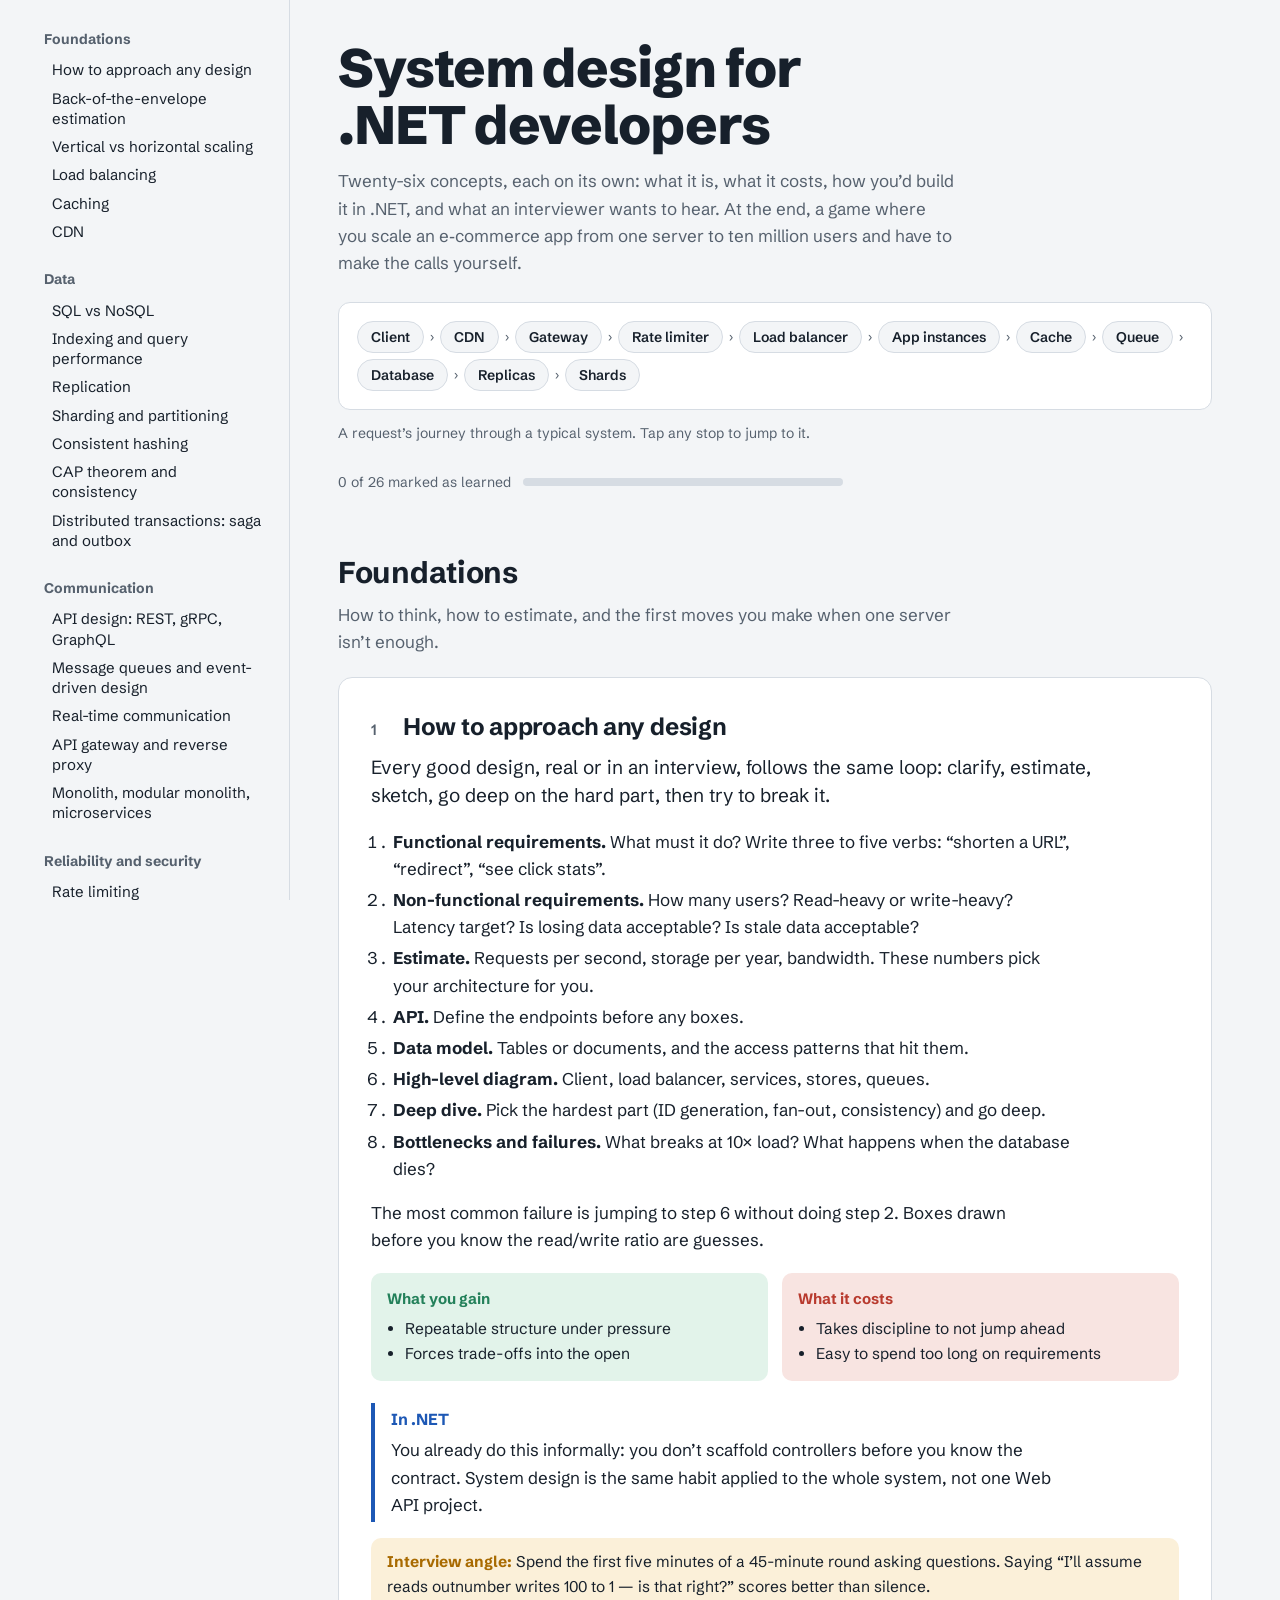
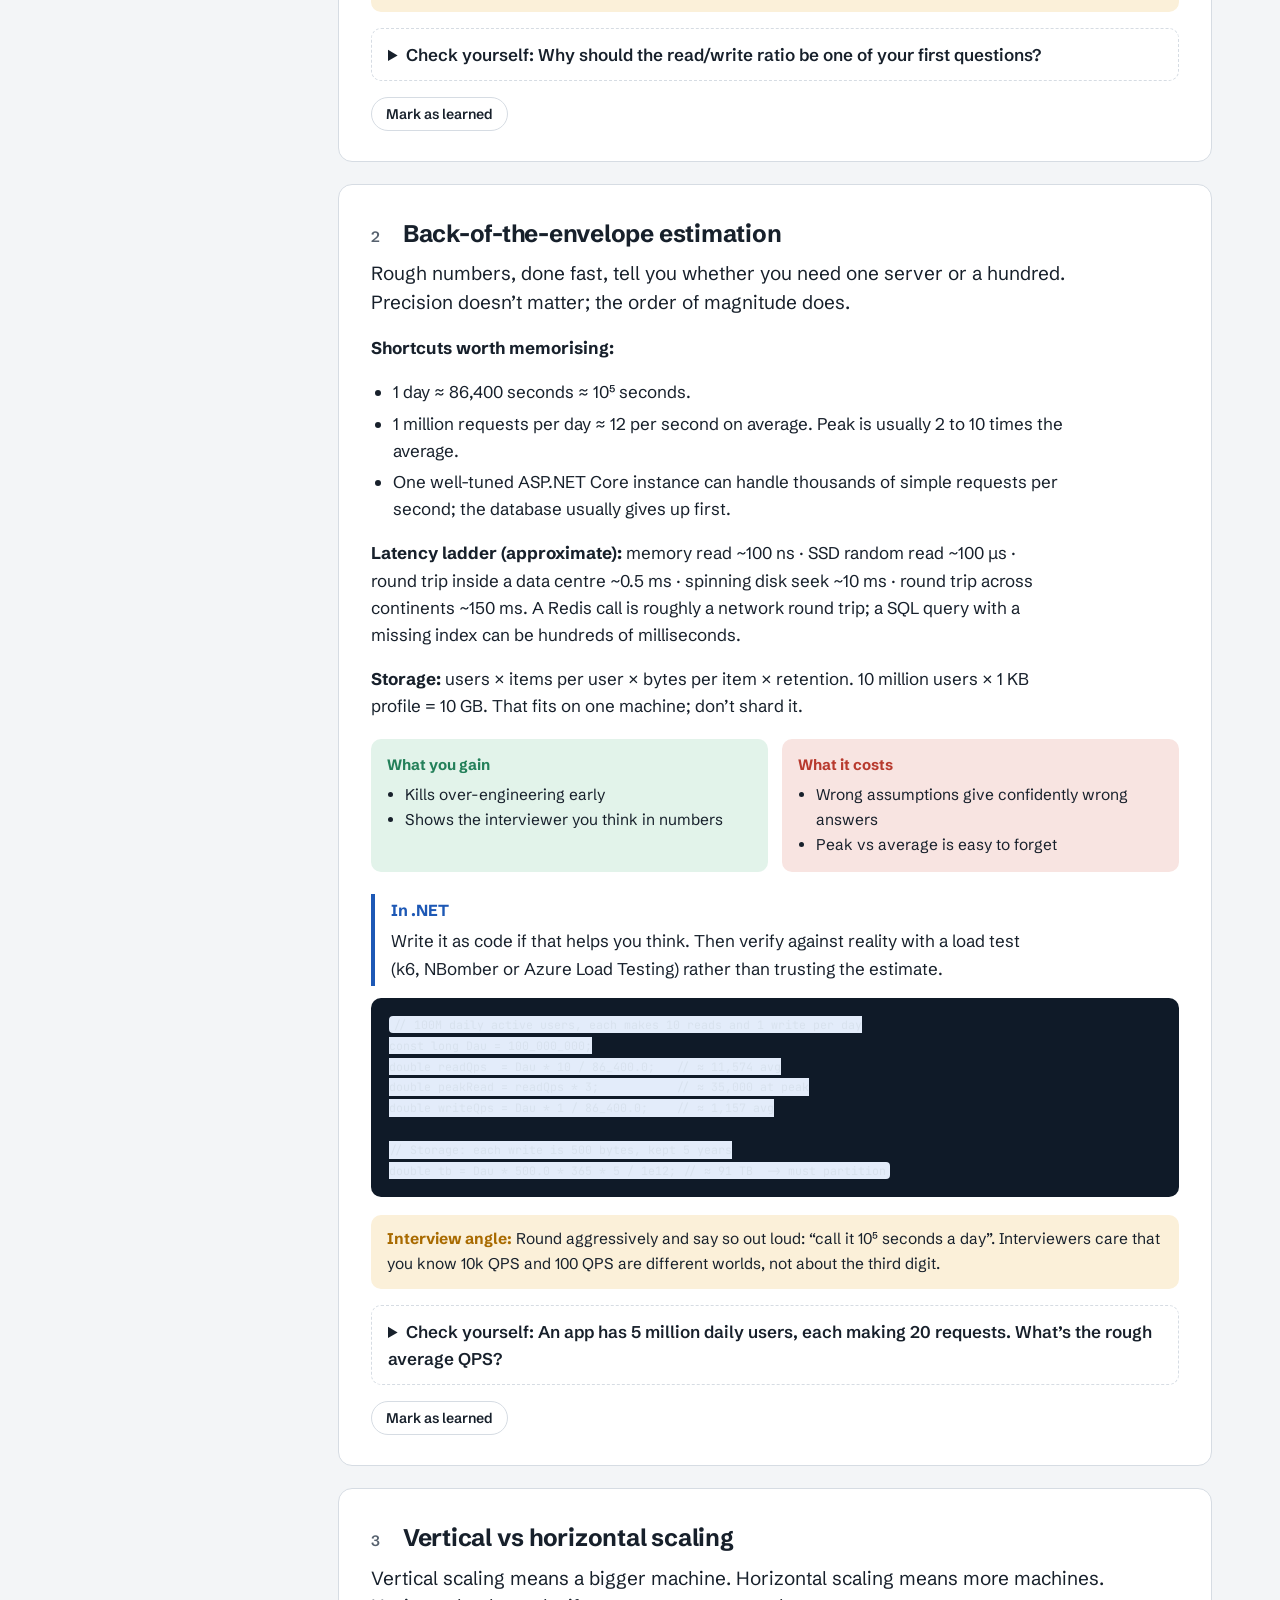
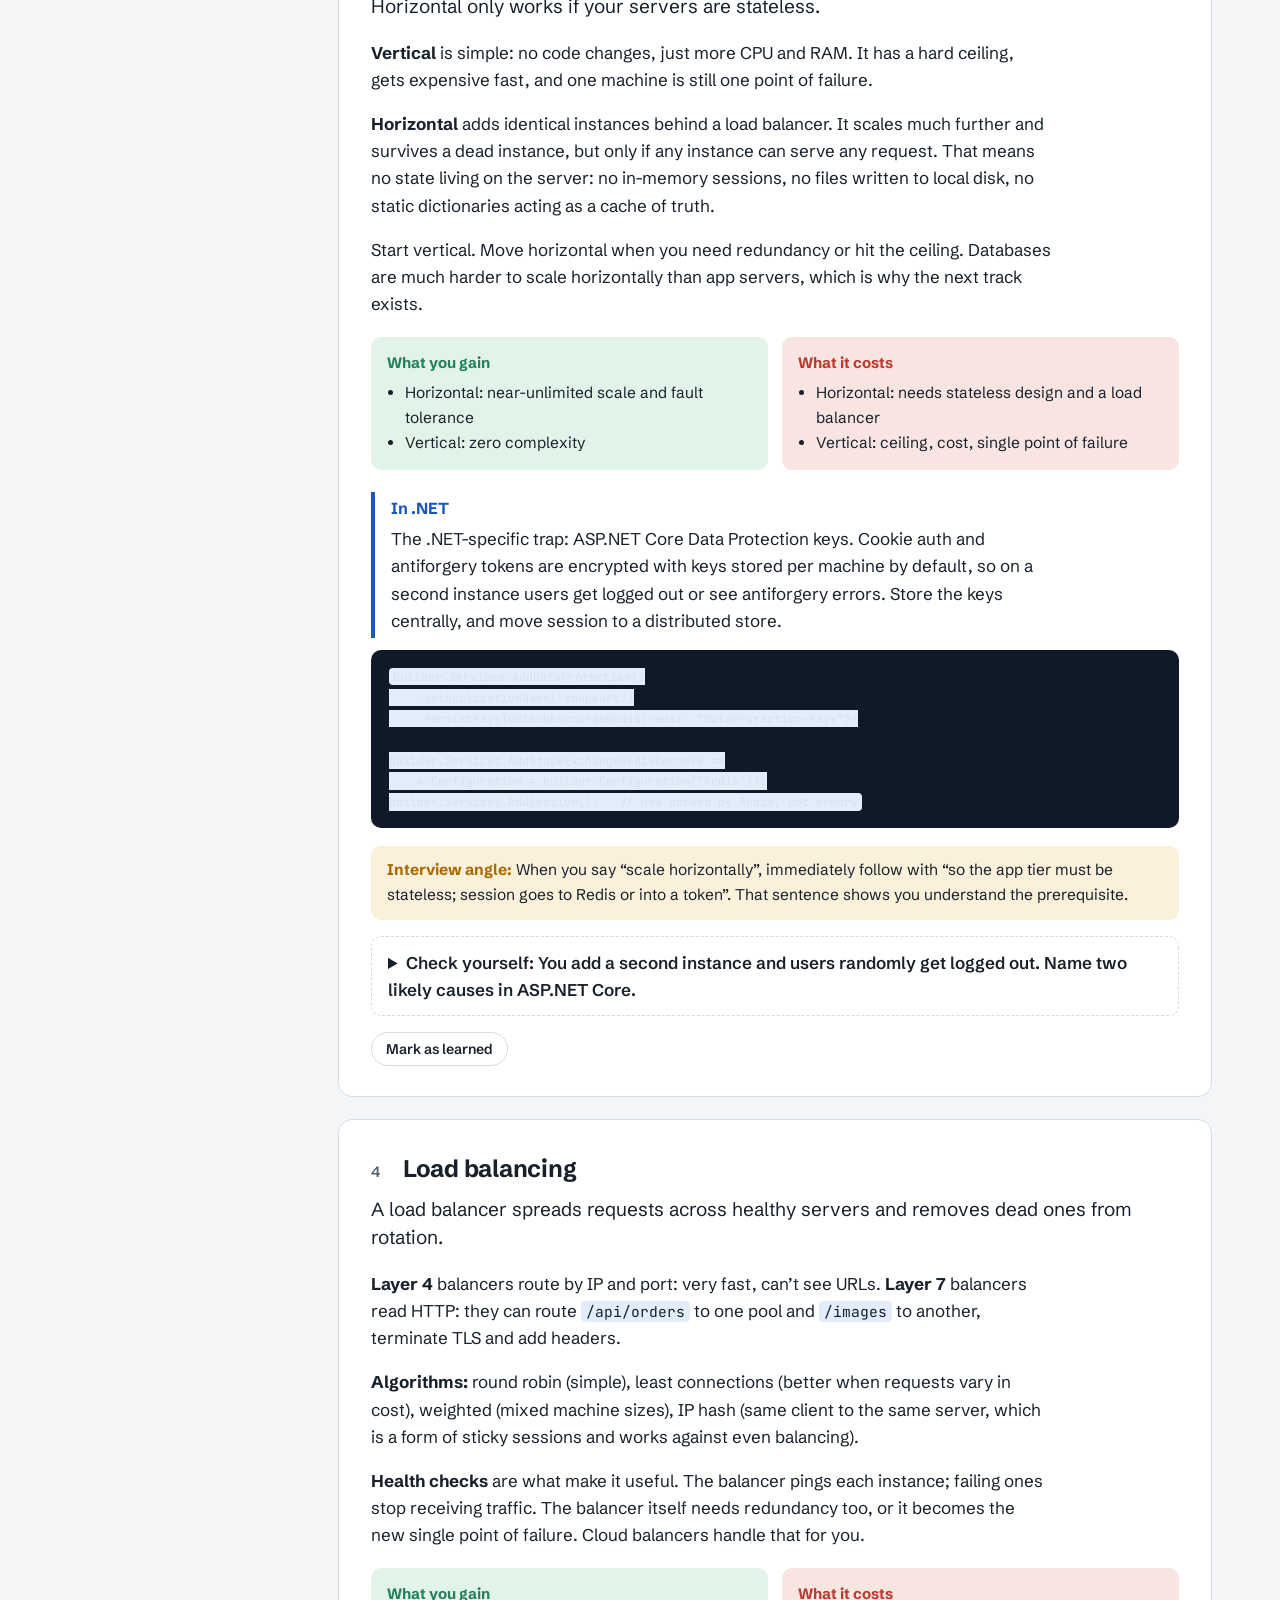
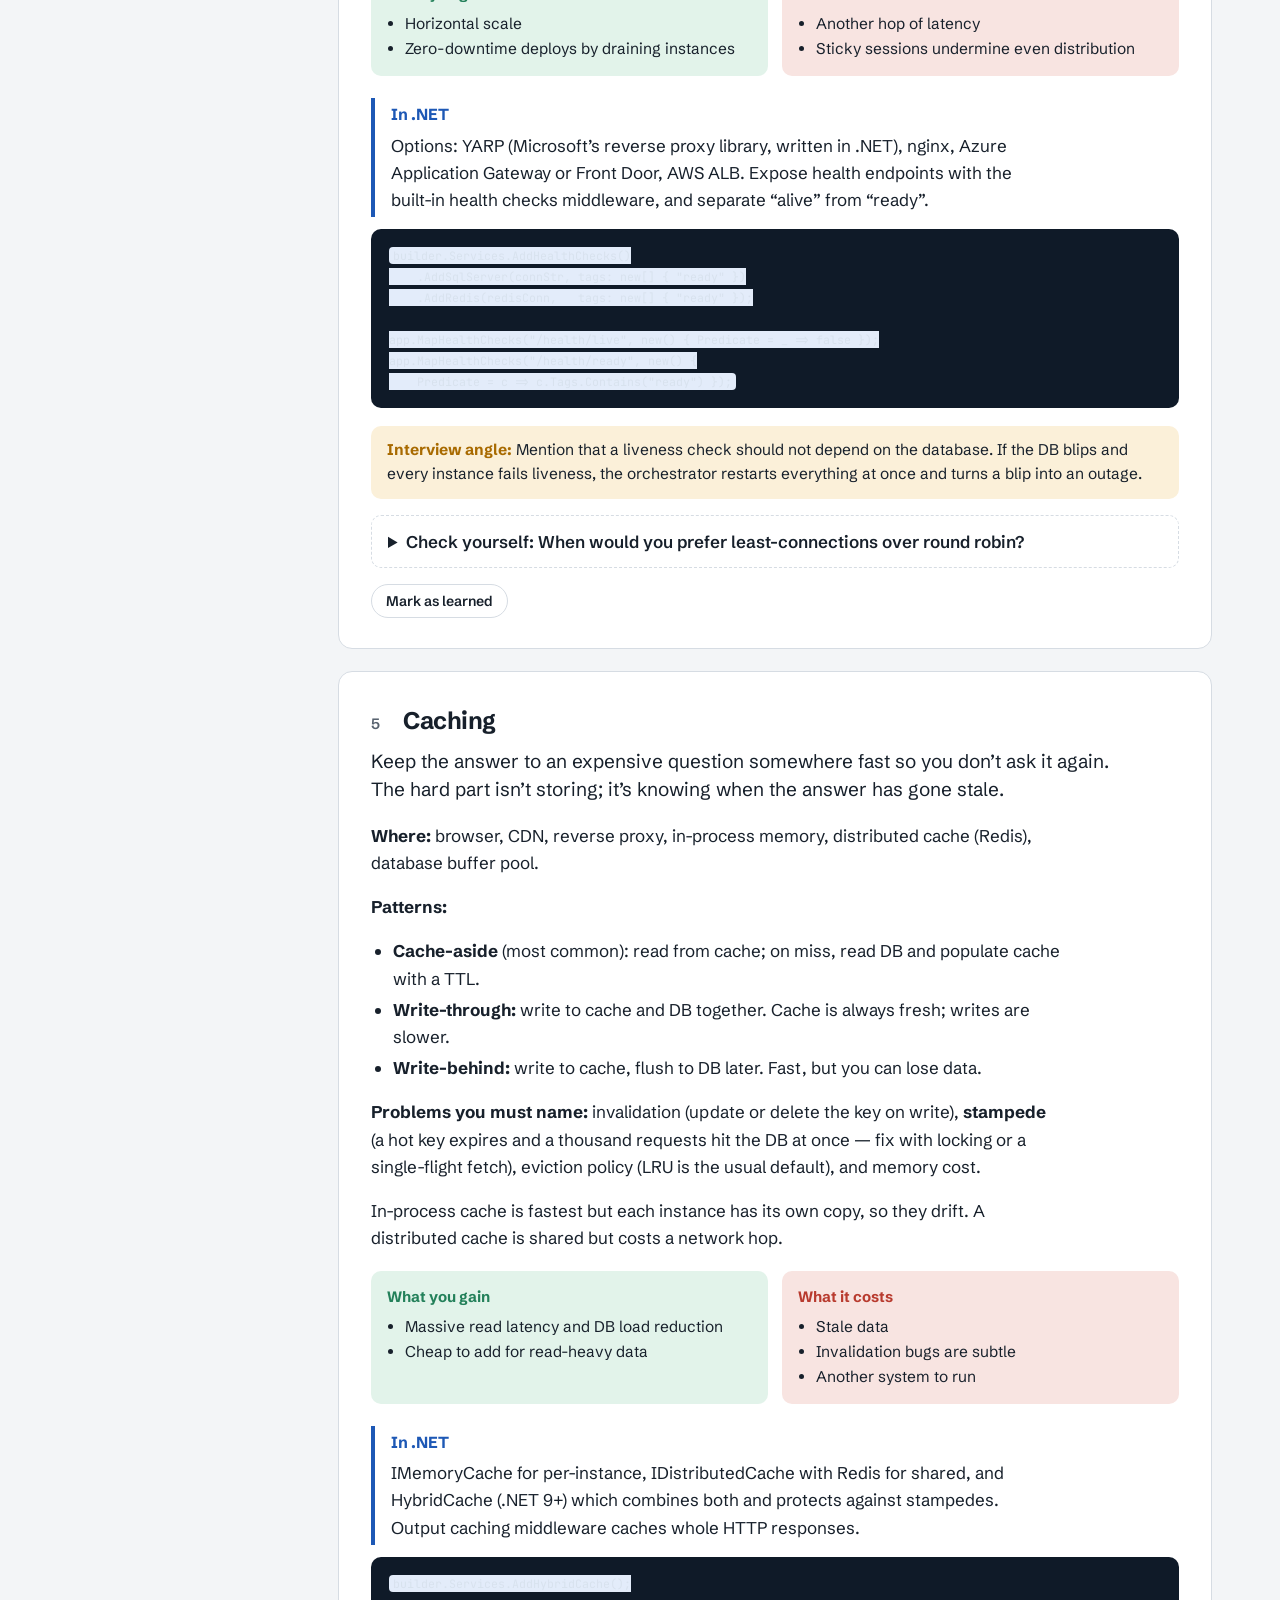
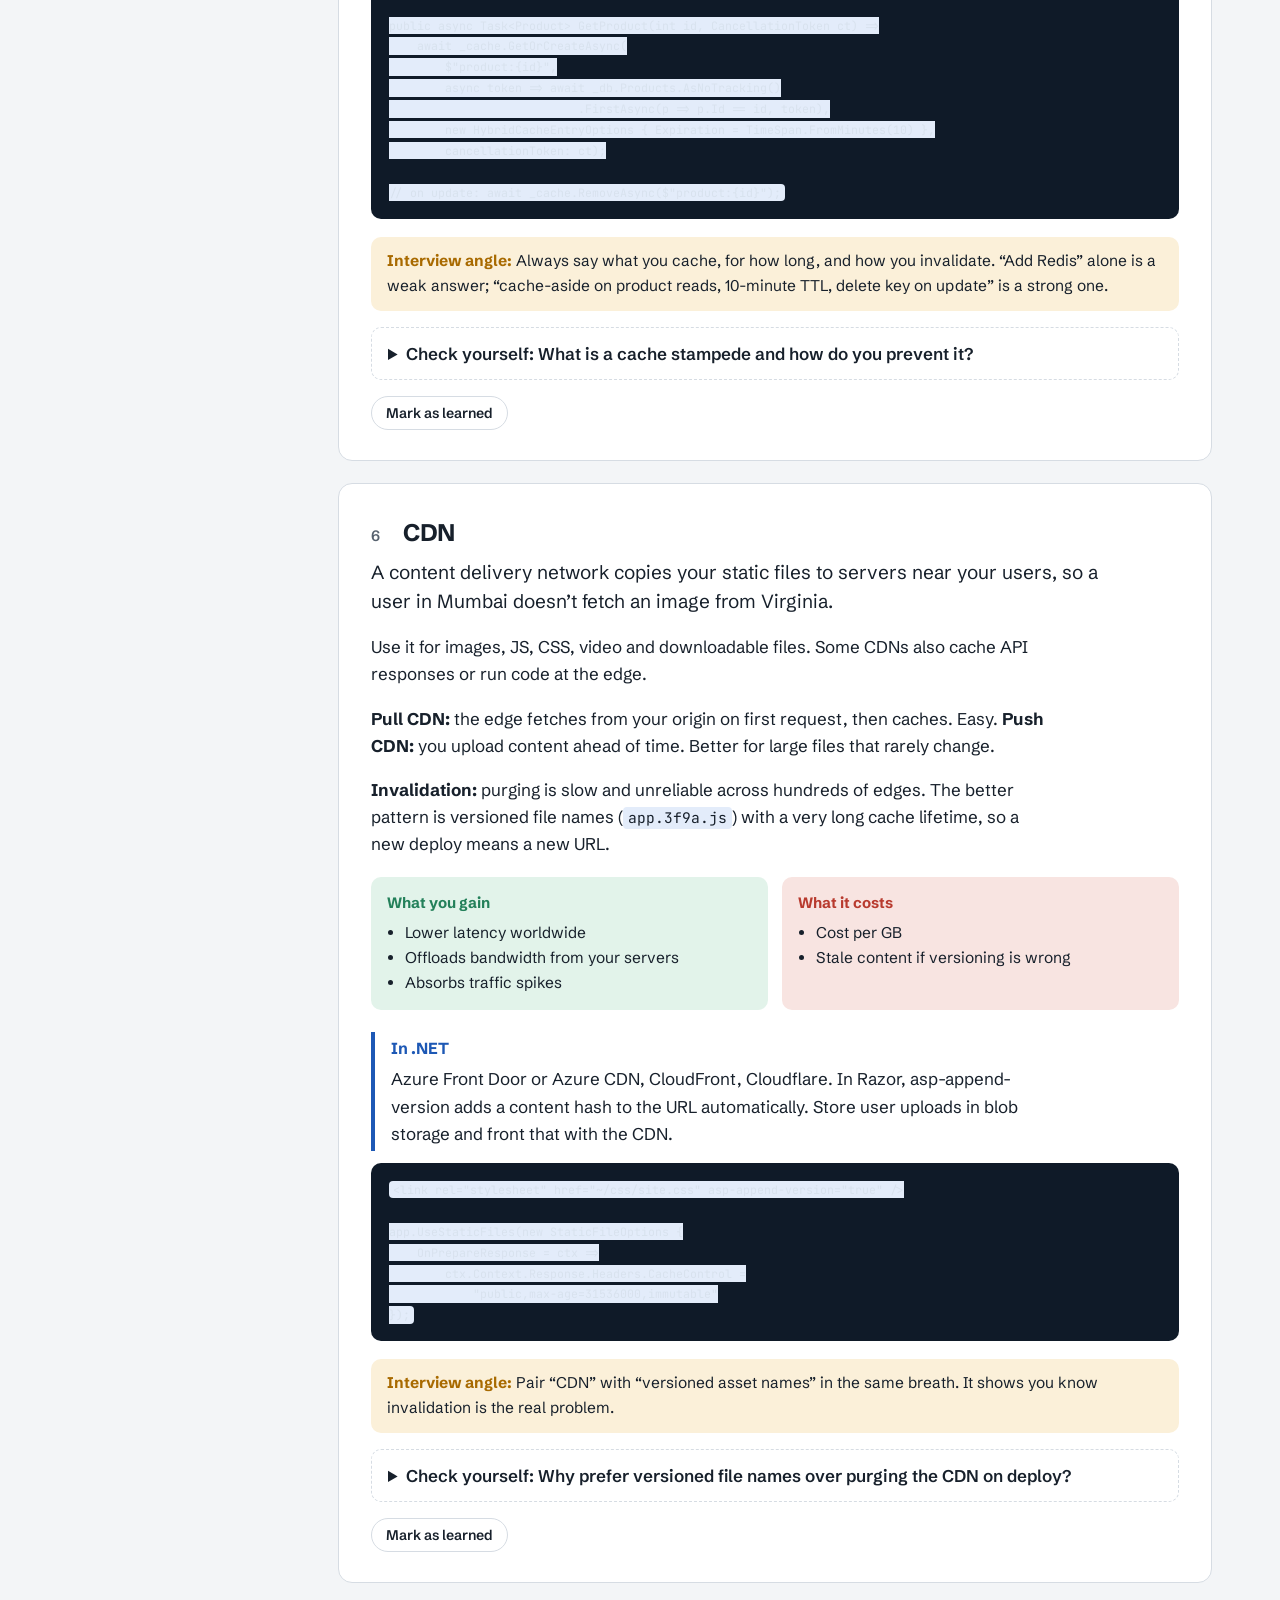
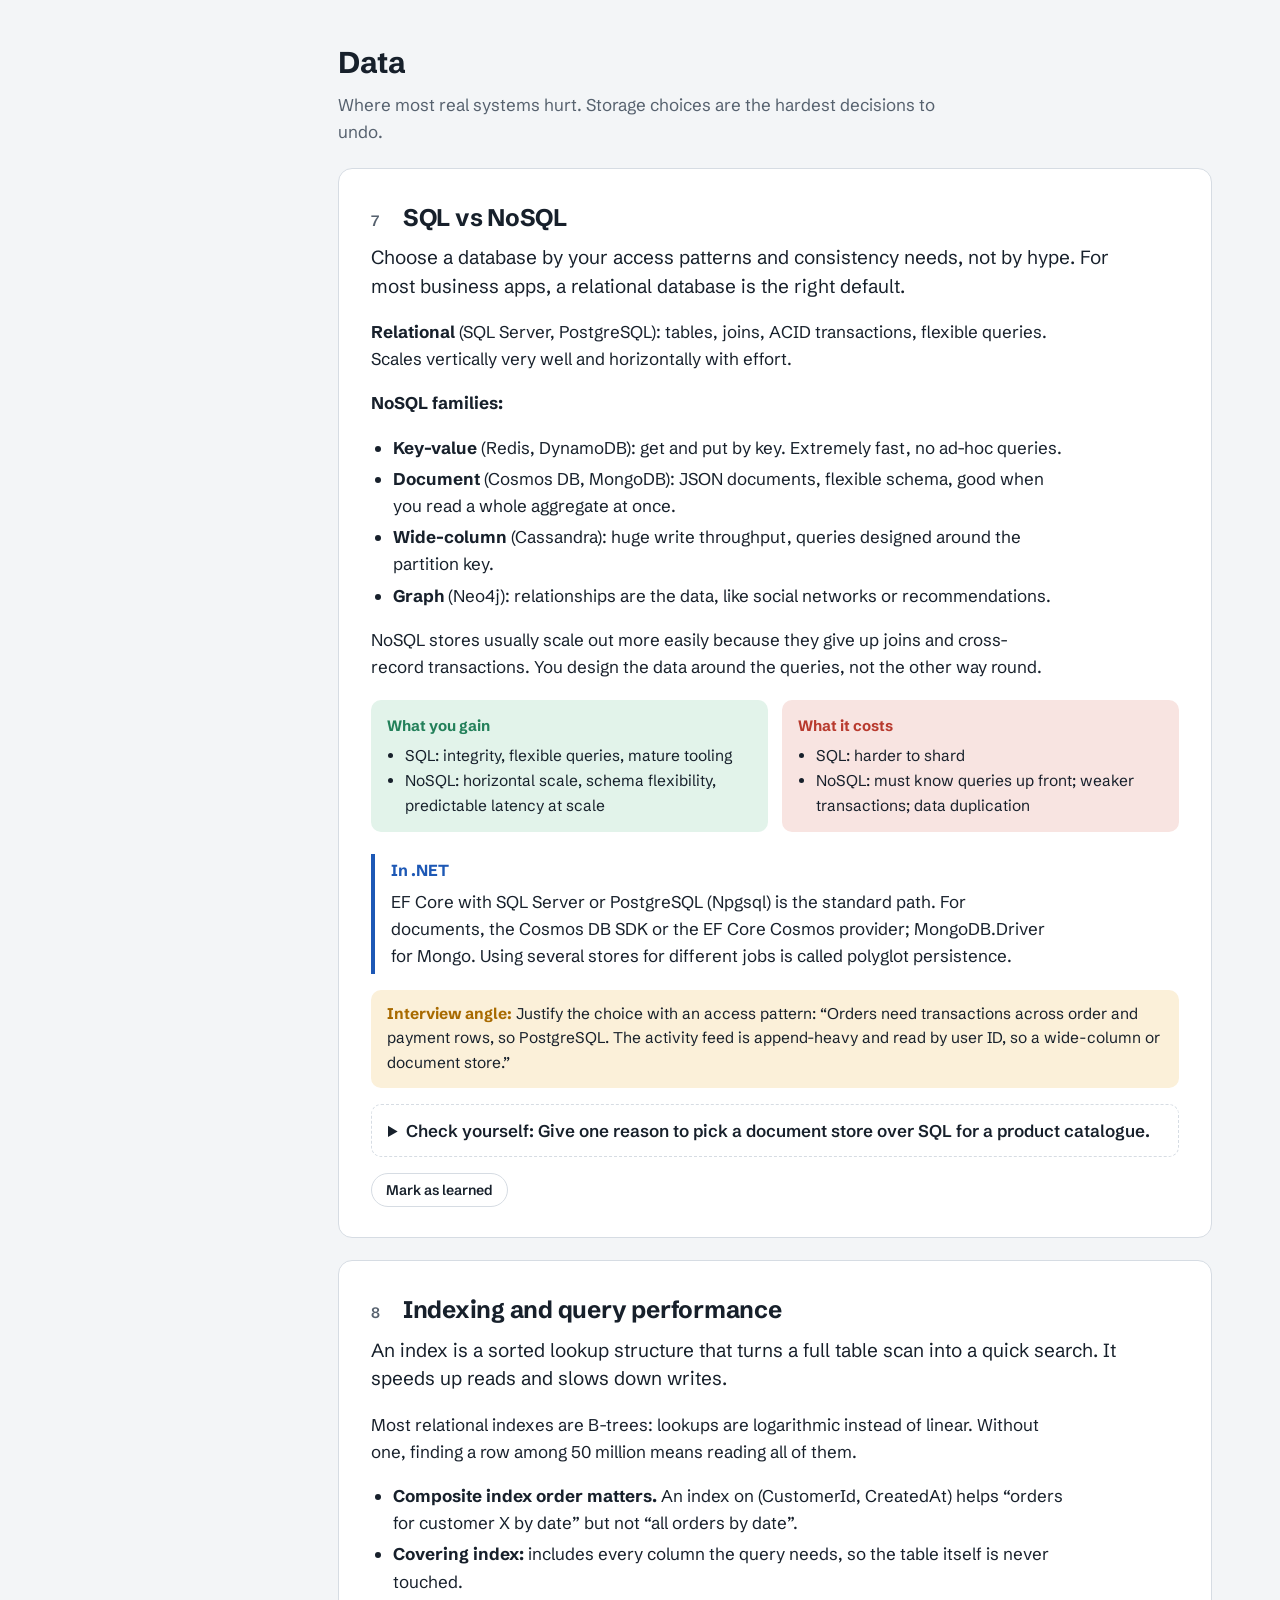
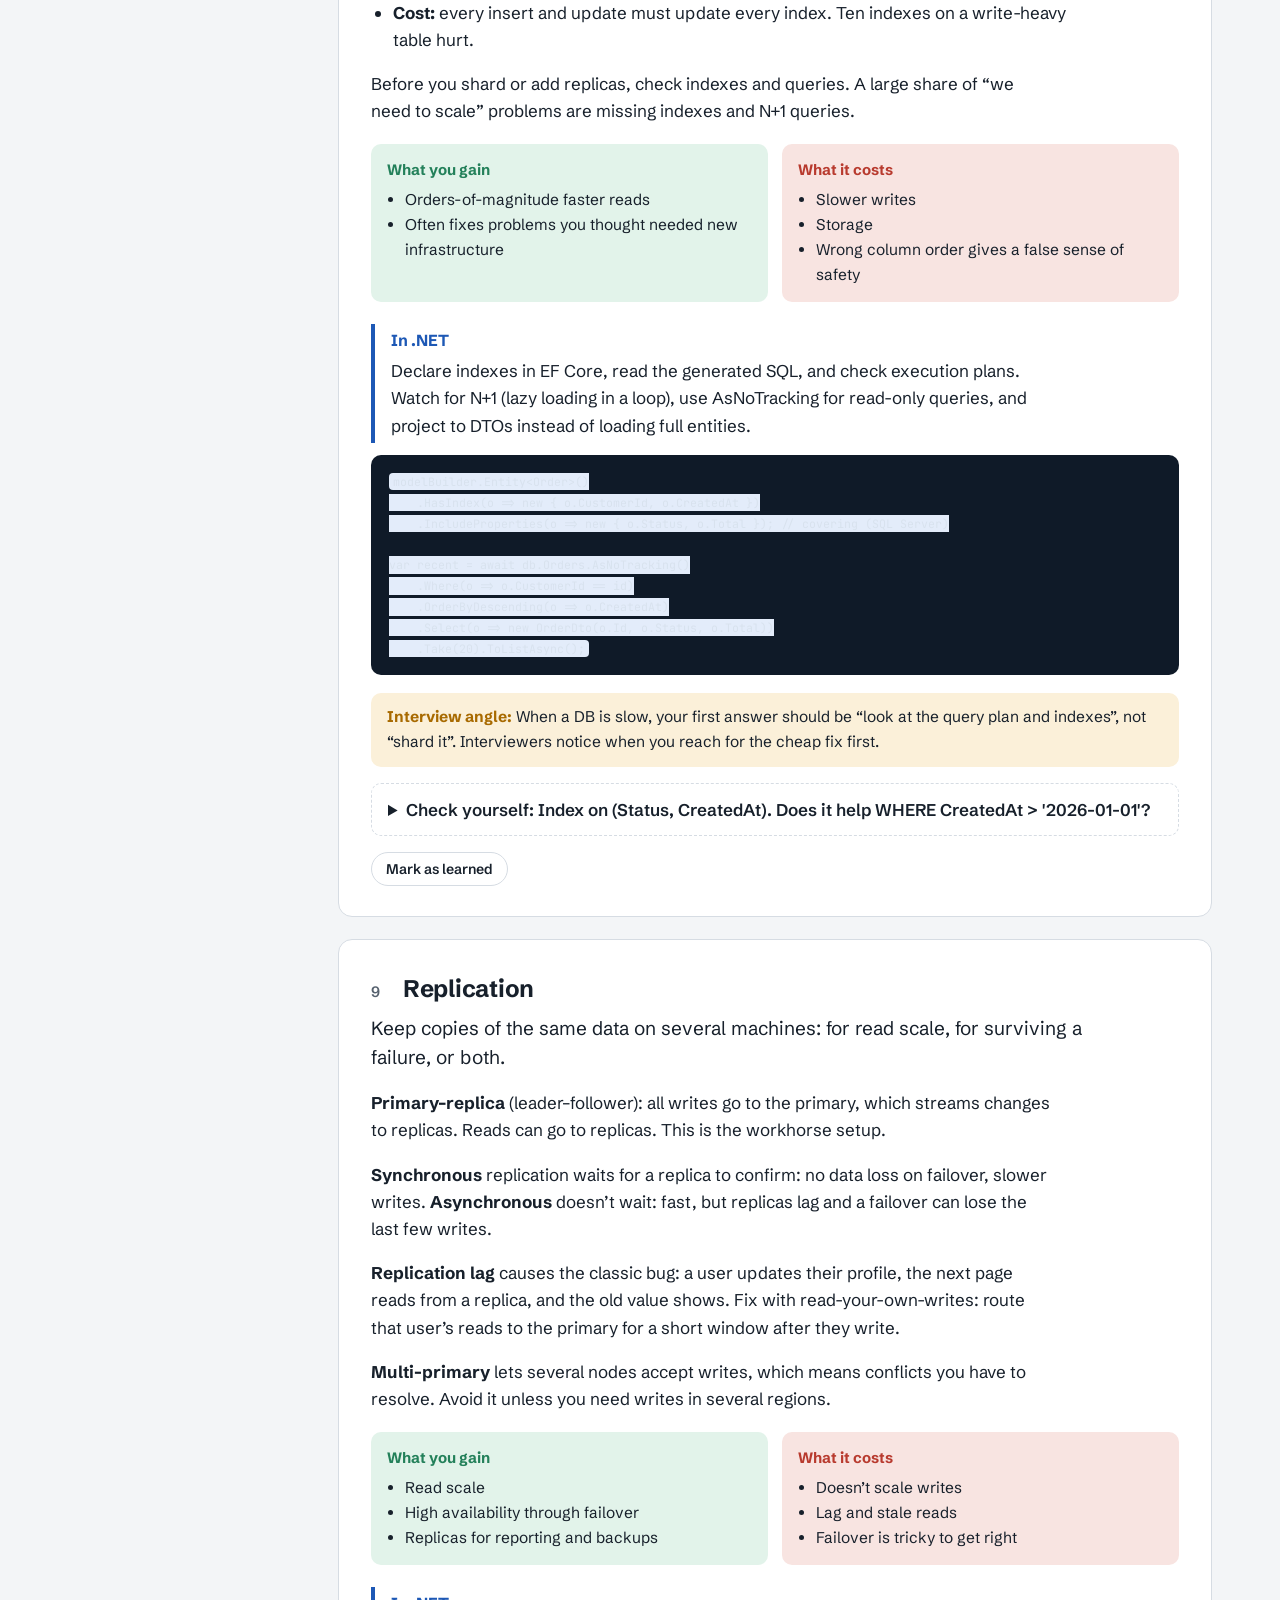
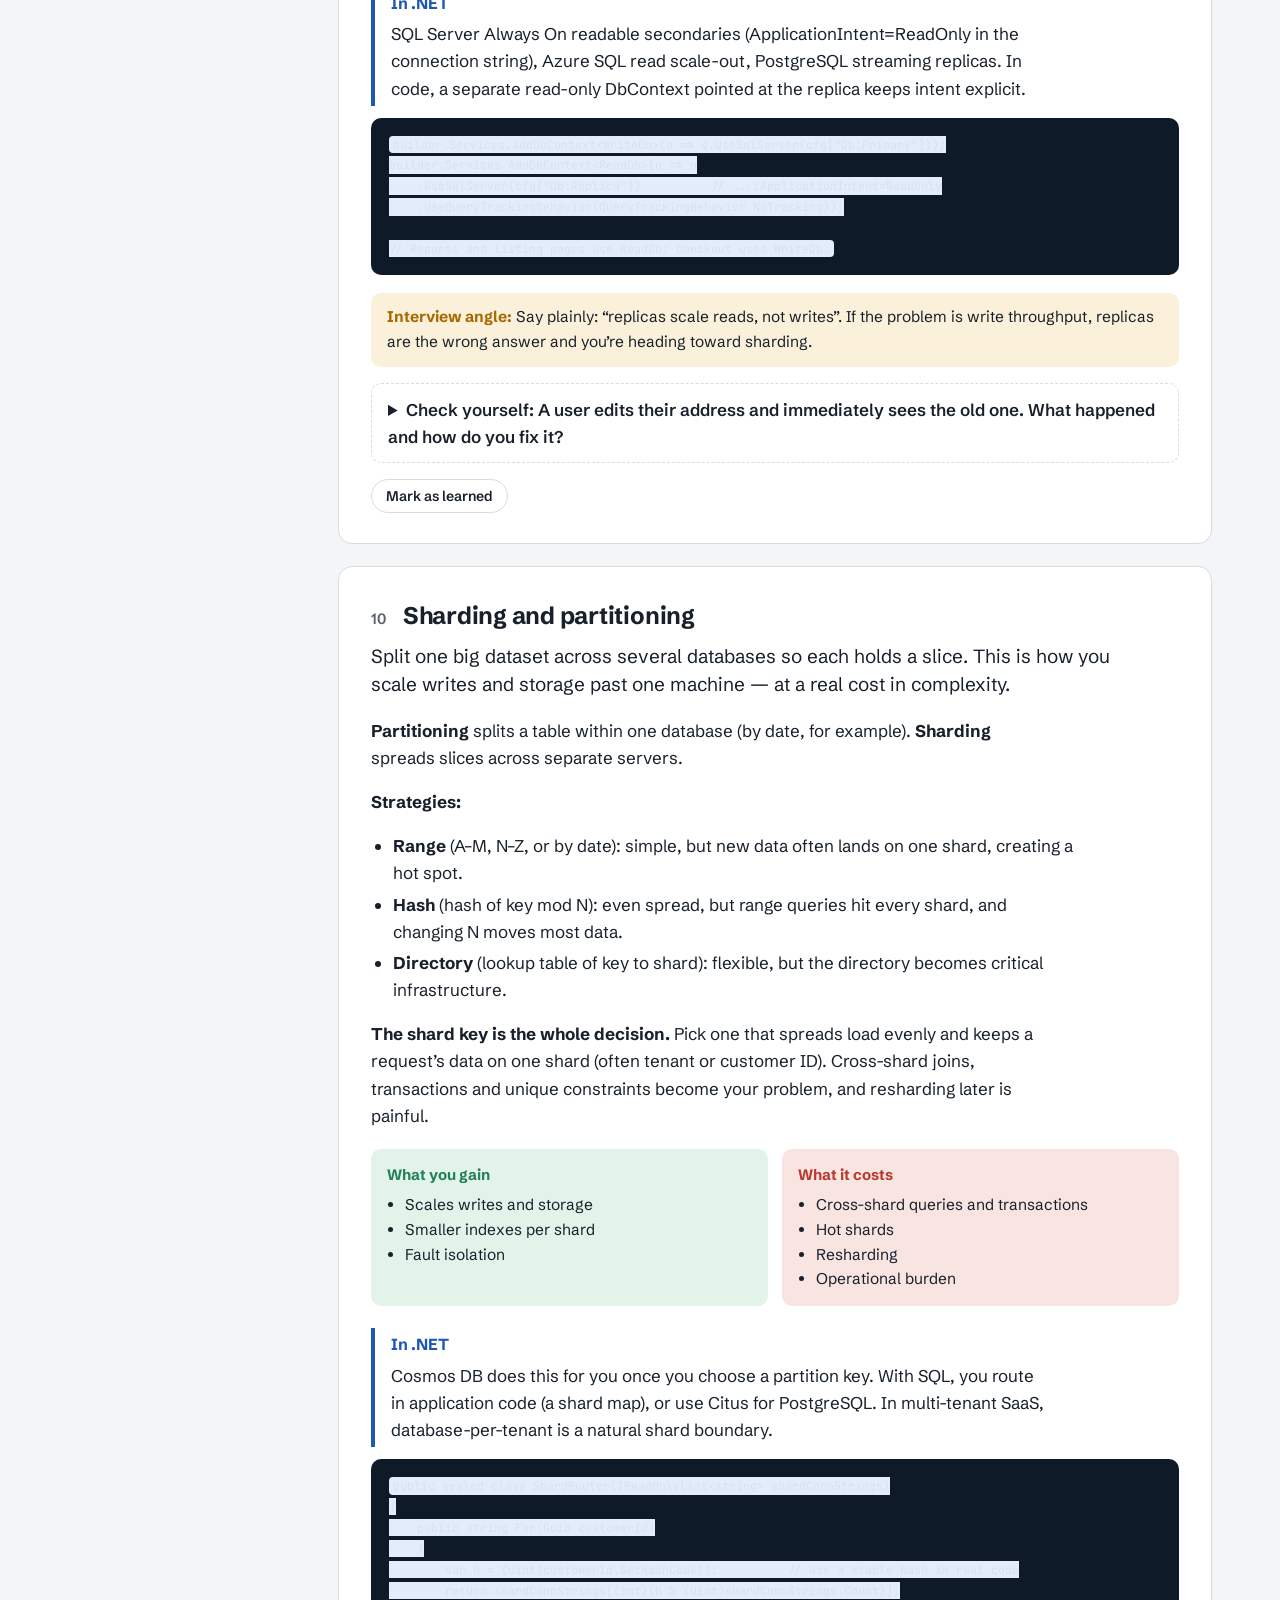
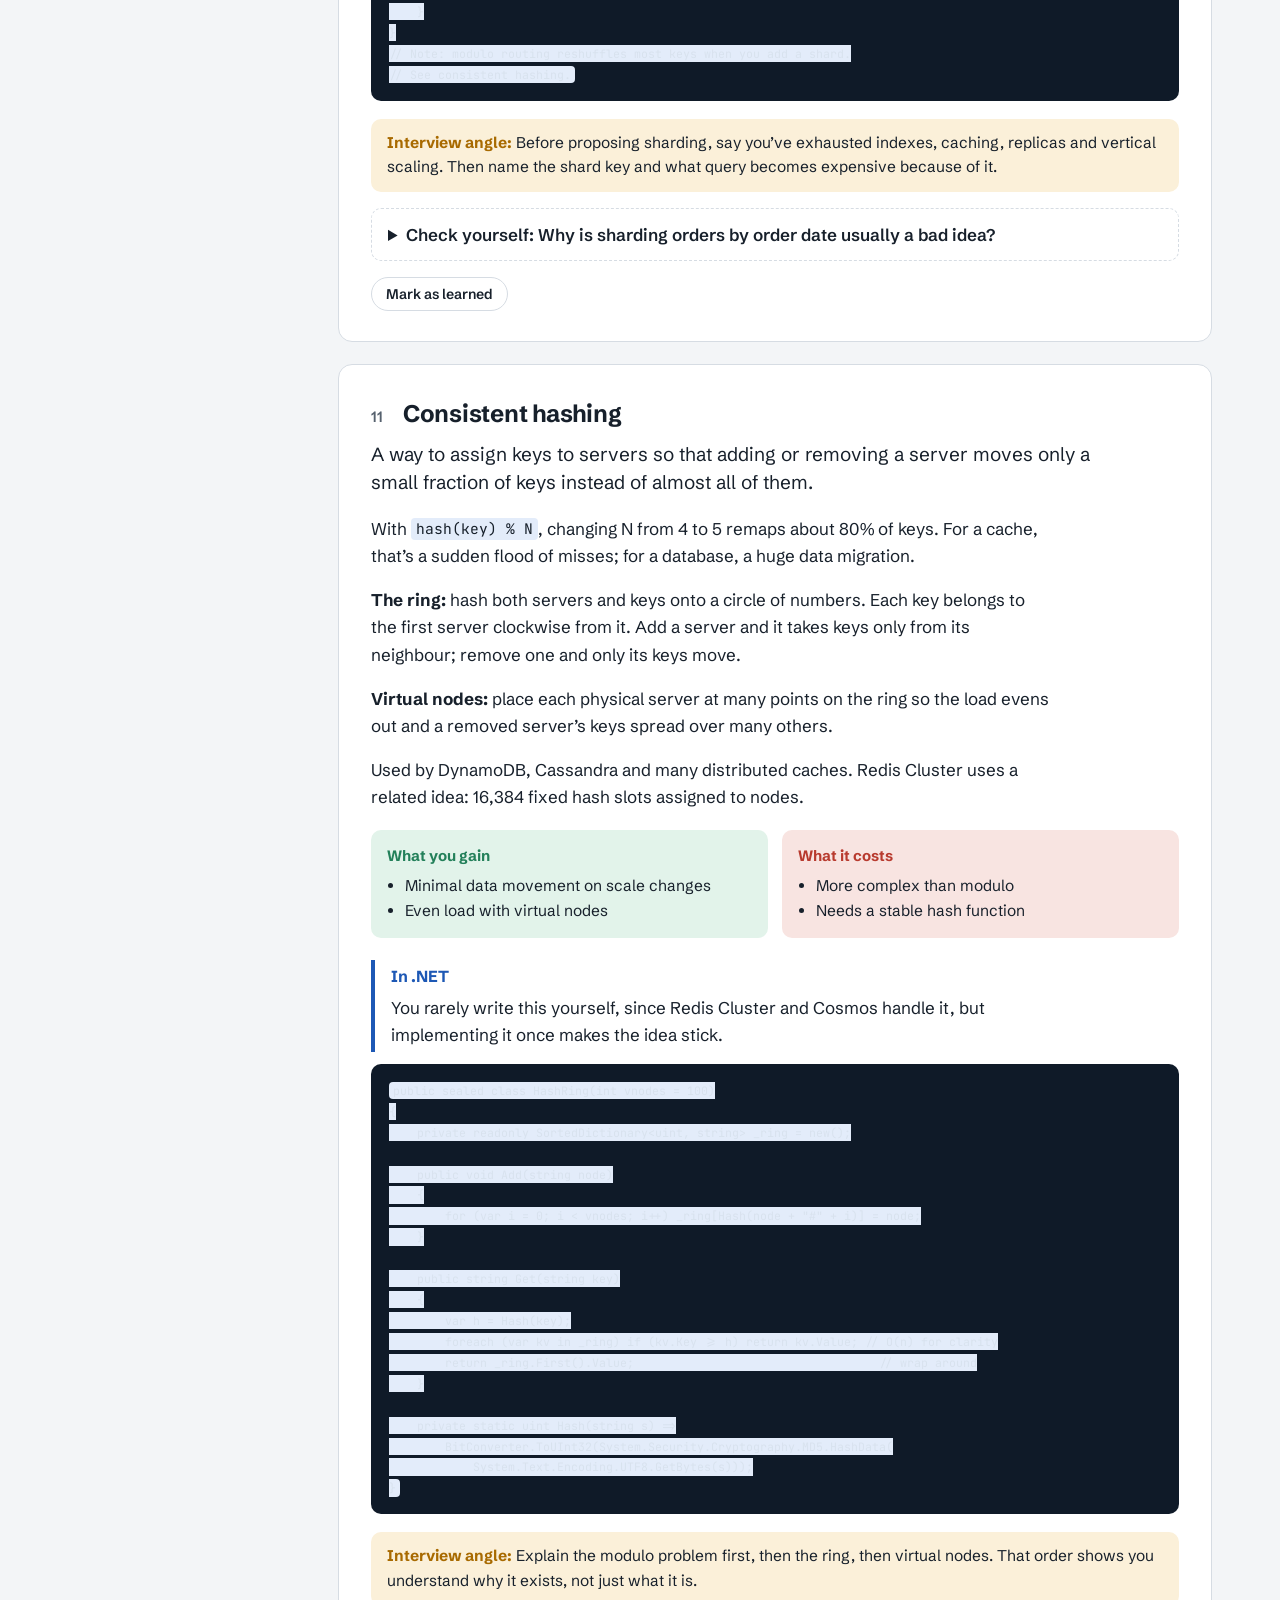
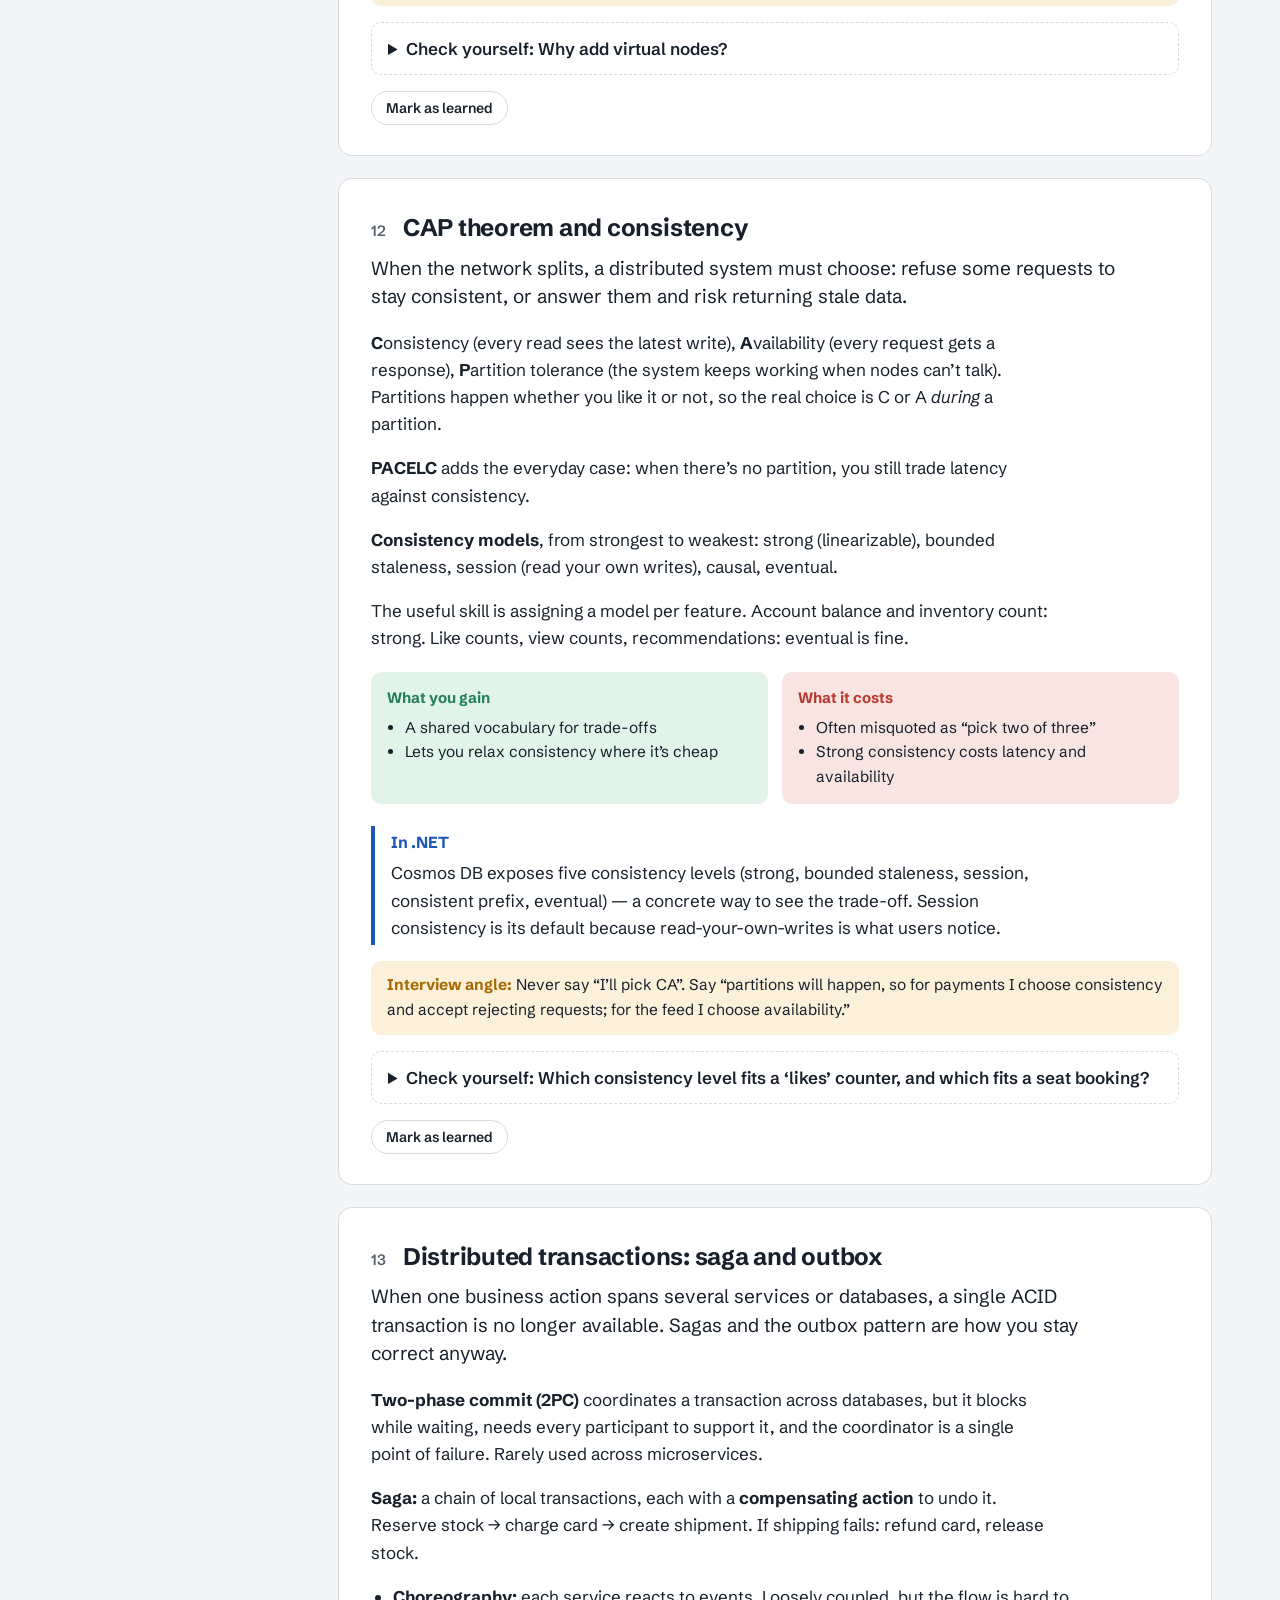
<file: docs/system-design-course.html>
<!DOCTYPE html>
<html lang="en">
<head>
<meta charset="utf-8">
<meta name="viewport" content="width=device-width, initial-scale=1, viewport-fit=cover">
<title>System Design for .NET Developers</title>
<link rel="preconnect" href="https://fonts.googleapis.com">
<link rel="preconnect" href="https://fonts.gstatic.com" crossorigin>
<link href="https://fonts.googleapis.com/css2?family=Schibsted+Grotesk:wght@400;500;600;700;800&family=JetBrains+Mono:wght@400;500&display=swap" rel="stylesheet">
<style>
:root{
  --paper:#F3F5F7; --surface:#FFFFFF; --ink:#17202B; --muted:#56616E; --line:#D6DCE3;
  --accent:#1D58B5; --accent-soft:#E3ECFA; --good:#23805A; --good-soft:#E2F3EA;
  --bad:#B83A2E; --bad-soft:#F8E4E1; --warn:#A86A00; --warn-soft:#FBF0D9;
  --code-bg:#0F1A28; --code-ink:#D8E2EE;
  --sans:"Schibsted Grotesk", "Segoe UI", system-ui, -apple-system, sans-serif;
  --mono:"JetBrains Mono", ui-monospace, Consolas, monospace;
  box-sizing:border-box;
  padding-top:env(safe-area-inset-top,0px); padding-bottom:env(safe-area-inset-bottom,0px);
  color-scheme:light;
}
@media (prefers-color-scheme:dark){
  :root:not([data-theme="light"]){
    --paper:#11161C; --surface:#18202A; --ink:#E5EAF0; --muted:#9AA6B3; --line:#2B3541;
    --accent:#7AAAF2; --accent-soft:#1C2A40; --good:#5CC497; --good-soft:#15302A;
    --bad:#F08A7E; --bad-soft:#3A1F1C; --warn:#E9B64F; --warn-soft:#352914;
    --code-bg:#0A1018; --code-ink:#D8E2EE; color-scheme:dark;
  }
}
:root[data-theme="dark"]{
  --paper:#11161C; --surface:#18202A; --ink:#E5EAF0; --muted:#9AA6B3; --line:#2B3541;
  --accent:#7AAAF2; --accent-soft:#1C2A40; --good:#5CC497; --good-soft:#15302A;
  --bad:#F08A7E; --bad-soft:#3A1F1C; --warn:#E9B64F; --warn-soft:#352914;
  --code-bg:#0A1018; --code-ink:#D8E2EE; color-scheme:dark;
}
*,*::before,*::after{box-sizing:inherit}
html{scroll-padding-top:calc(env(safe-area-inset-top,0px) + 16px);scroll-behavior:smooth}
@media (prefers-reduced-motion:reduce){html{scroll-behavior:auto}*{transition:none!important;animation:none!important}}
body{margin:0;background:var(--paper);color:var(--ink);font-family:var(--sans);font-size:17px;line-height:1.6}
a{color:var(--accent)}
:focus-visible{outline:2px solid var(--accent);outline-offset:2px;border-radius:4px}
code{font-family:var(--mono);font-size:.86em;background:var(--accent-soft);padding:.1em .35em;border-radius:4px}

.layout{display:grid;grid-template-columns:270px minmax(0,1fr);max-width:1240px;margin:0 auto}
nav.side{position:sticky;top:env(safe-area-inset-top,0px);height:calc(100vh - env(safe-area-inset-top,0px));overflow-y:auto;padding:28px 18px 40px 24px;border-right:1px solid var(--line)}
nav.side h2{font-size:14px;font-weight:700;color:var(--muted);margin:22px 0 6px}
nav.side h2:first-child{margin-top:0}
nav.side a{display:block;text-decoration:none;color:var(--ink);font-size:15px;padding:4px 8px;border-radius:6px;line-height:1.35}
nav.side a:hover{background:var(--accent-soft)}
nav.side a.game-link{margin-top:18px;background:var(--ink);color:var(--paper);font-weight:700;padding:10px 12px;text-align:center}
nav.side a.done::after{content:" ✓";color:var(--good);font-weight:700}
.navtoggle{display:none}

main{padding:40px 48px 120px;min-width:0}
.hero h1{font-size:clamp(34px,5vw,54px);line-height:1.05;letter-spacing:-.02em;margin:0 0 14px;font-weight:800;max-width:15ch}
.hero p{max-width:62ch;color:var(--muted);margin:0 0 26px}
.path{display:flex;flex-wrap:wrap;align-items:center;gap:6px;padding:18px;background:var(--surface);border:1px solid var(--line);border-radius:12px;margin-bottom:12px}
.path button{font:600 14px var(--sans);color:var(--ink);background:var(--paper);border:1.5px solid var(--line);border-radius:999px;padding:6px 13px;cursor:pointer}
.path button:hover{border-color:var(--accent);color:var(--accent)}
.path .arrow{color:var(--muted);font-size:14px}
.pathnote{font-size:14px;color:var(--muted);margin:0 0 30px}
.progress{display:flex;align-items:center;gap:12px;font-size:14px;color:var(--muted);margin-bottom:40px}
.progress .bar{flex:1;max-width:320px;height:8px;background:var(--line);border-radius:999px;overflow:hidden}
.progress .bar i{display:block;height:100%;width:0;background:var(--good);transition:width .3s}

.track{margin-top:56px}
.track>h2{font-size:30px;letter-spacing:-.01em;margin:0 0 4px}
.track>p{color:var(--muted);margin:0 0 22px;max-width:62ch}

article.concept{background:var(--surface);border:1px solid var(--line);border-radius:14px;padding:30px 32px;margin-bottom:22px}
article.concept h3{font-size:24px;margin:0 0 6px;letter-spacing:-.01em;display:flex;gap:12px;align-items:baseline}
article.concept h3 .num{font-size:15px;color:var(--muted);font-weight:600;min-width:2.2ch}
.summary{font-size:19px;line-height:1.5;margin:0 0 18px;max-width:64ch}
.body p,.body li{max-width:68ch}
.body ul,.body ol{padding-left:22px}
.body li{margin-bottom:4px}
.tradeoffs{display:grid;grid-template-columns:1fr 1fr;gap:14px;margin:20px 0}
.tradeoffs div{border-radius:10px;padding:14px 16px;font-size:15.5px}
.tradeoffs .gain{background:var(--good-soft)}
.tradeoffs .cost{background:var(--bad-soft)}
.tradeoffs h4{margin:0 0 6px;font-size:15px}
.tradeoffs .gain h4{color:var(--good)} .tradeoffs .cost h4{color:var(--bad)}
.tradeoffs ul{margin:0;padding-left:18px}
.dotnet{border-left:4px solid var(--accent);padding:4px 0 4px 16px;margin:22px 0 12px}
.dotnet h4{margin:0 0 4px;font-size:16px;color:var(--accent)}
.dotnet p{margin:0;max-width:66ch}
.codewrap{overflow-x:auto;background:var(--code-bg);border-radius:10px;margin:12px 0 18px}
pre{margin:0;padding:16px 18px;font-family:var(--mono);font-size:13.5px;line-height:1.55;color:var(--code-ink);white-space:pre}
.interview{background:var(--warn-soft);border-radius:10px;padding:12px 16px;font-size:15.5px;margin:16px 0}
.interview b{color:var(--warn)}
details.check{border:1.5px dashed var(--line);border-radius:10px;padding:12px 16px;margin-top:14px}
details.check summary{cursor:pointer;font-weight:600}
details.check p{margin:10px 0 0}
.markdone{margin-top:16px;font:600 14px var(--sans);border:1.5px solid var(--line);background:transparent;color:var(--ink);padding:7px 14px;border-radius:999px;cursor:pointer}
.markdone.on{background:var(--good);border-color:var(--good);color:#fff}

/* game */
#game{margin-top:80px;background:var(--ink);color:var(--paper);border-radius:18px;padding:36px 36px 40px}
#game h2{font-size:clamp(28px,4vw,40px);margin:0 0 8px;letter-spacing:-.02em}
#game .intro{color:color-mix(in srgb,var(--paper) 75%,transparent);max-width:62ch;margin:0 0 24px}
.hud{display:grid;grid-template-columns:repeat(3,minmax(0,1fr));gap:12px;margin-bottom:22px}
.hud div{background:color-mix(in srgb,var(--paper) 8%,transparent);border-radius:10px;padding:12px 14px}
.hud span{display:block;font-size:13px;opacity:.7}
.hud strong{font-size:24px}
.uptime-bar{height:6px;border-radius:999px;background:color-mix(in srgb,var(--paper) 15%,transparent);margin-top:8px;overflow:hidden}
.uptime-bar i{display:block;height:100%;background:var(--good);transition:width .4s,background .4s}
.arch{display:flex;flex-wrap:wrap;gap:8px;margin:0 0 24px}
.arch .chip{font:600 13px var(--sans);padding:6px 11px;border-radius:999px;border:1.5px dashed color-mix(in srgb,var(--paper) 30%,transparent);opacity:.45}
.arch .chip.on{opacity:1;border-style:solid;border-color:var(--good);background:color-mix(in srgb,var(--good) 25%,transparent)}
.scene{background:var(--surface);color:var(--ink);border-radius:14px;padding:24px 26px}
.scene .stage{font-size:14px;color:var(--muted);font-weight:600;margin-bottom:6px}
.scene h3{margin:0 0 10px;font-size:22px;line-height:1.3}
.scene p.sit{margin:0 0 18px;max-width:64ch}
.opts{display:grid;gap:10px}
.opts button{text-align:left;font:500 16px/1.45 var(--sans);color:var(--ink);background:var(--paper);border:1.5px solid var(--line);border-radius:10px;padding:13px 16px;cursor:pointer}
.opts button:hover:not(:disabled){border-color:var(--accent)}
.opts button:disabled{cursor:default}
.opts button.right{border-color:var(--good);background:var(--good-soft)}
.opts button.partial{border-color:var(--warn);background:var(--warn-soft)}
.opts button.wrong{border-color:var(--bad);background:var(--bad-soft)}
.feedback{margin-top:18px;padding:14px 16px;border-radius:10px;background:var(--accent-soft)}
.feedback p{margin:0 0 8px}
.feedback a{font-weight:600}
.gbtn{font:700 16px var(--sans);background:var(--accent);color:#fff;border:0;border-radius:10px;padding:12px 20px;cursor:pointer;margin-top:14px}
.result h3{font-size:28px}
.result ul{padding-left:20px}

footer{color:var(--muted);font-size:14px;margin-top:50px}

@media (max-width:900px){
  .layout{grid-template-columns:1fr}
  nav.side{position:fixed;inset:0 0 0 auto;width:min(300px,85vw);height:100%;background:var(--surface);z-index:20;transform:translateX(100%);transition:transform .25s;padding-top:calc(env(safe-area-inset-top,0px) + 24px);border-left:1px solid var(--line)}
  nav.side.open{transform:none}
  .navtoggle{display:block;position:fixed;right:14px;bottom:calc(env(safe-area-inset-bottom,0px) + 14px);z-index:21;font:700 15px var(--sans);background:var(--ink);color:var(--paper);border:0;border-radius:999px;padding:12px 18px}
  main{padding:28px 18px 100px}
  article.concept{padding:22px 18px}
  .tradeoffs{grid-template-columns:1fr}
  #game{padding:26px 18px}
  .hud strong{font-size:19px}
}
</style>
</head>
<body>
<button class="navtoggle" id="navtoggle" aria-expanded="false">Topics</button>
<div class="layout">
  <nav class="side" id="side" aria-label="Topics"></nav>
  <main>
    <header class="hero" id="top">
      <h1>System design for .NET developers</h1>
      <p>Twenty-six concepts, each on its own: what it is, what it costs, how you’d build it in .NET, and what an interviewer wants to hear. At the end, a game where you scale an e‑commerce app from one server to ten million users and have to make the calls yourself.</p>
      <div class="path" id="path" aria-label="Request path"></div>
      <p class="pathnote">A request’s journey through a typical system. Tap any stop to jump to it.</p>
      <div class="progress"><span id="progtext">0 of 26 marked as learned</span><div class="bar"><i id="progbar"></i></div></div>
    </header>
    <div id="tracks"></div>
    <section id="game" aria-label="Game"></section>
    <footer>Progress is saved in this browser only. Tool names reflect the .NET ecosystem as of late 2026; check versions before using in production.</footer>
  </main>
</div>

<script>
const TRACKS = [
  {id:"foundations", title:"Foundations", blurb:"How to think, how to estimate, and the first moves you make when one server isn’t enough."},
  {id:"data", title:"Data", blurb:"Where most real systems hurt. Storage choices are the hardest decisions to undo."},
  {id:"communication", title:"Communication", blurb:"How services, clients and background work talk to each other."},
  {id:"reliability", title:"Reliability and security", blurb:"Keeping the system up, honest and safe when things go wrong — and they will."},
  {id:"cases", title:"Case studies", blurb:"Putting the pieces together on two classic problems."}
];

const C = [
/* ---------------- FOUNDATIONS ---------------- */
{id:"approach",track:"foundations",title:"How to approach any design",
summary:"Every good design, real or in an interview, follows the same loop: clarify, estimate, sketch, go deep on the hard part, then try to break it.",
body:`<ol>
<li><b>Functional requirements.</b> What must it do? Write three to five verbs: “shorten a URL”, “redirect”, “see click stats”.</li>
<li><b>Non-functional requirements.</b> How many users? Read-heavy or write-heavy? Latency target? Is losing data acceptable? Is stale data acceptable?</li>
<li><b>Estimate.</b> Requests per second, storage per year, bandwidth. These numbers pick your architecture for you.</li>
<li><b>API.</b> Define the endpoints before any boxes.</li>
<li><b>Data model.</b> Tables or documents, and the access patterns that hit them.</li>
<li><b>High-level diagram.</b> Client, load balancer, services, stores, queues.</li>
<li><b>Deep dive.</b> Pick the hardest part (ID generation, fan-out, consistency) and go deep.</li>
<li><b>Bottlenecks and failures.</b> What breaks at 10× load? What happens when the database dies?</li>
</ol>
<p>The most common failure is jumping to step 6 without doing step 2. Boxes drawn before you know the read/write ratio are guesses.</p>`,
gain:["Repeatable structure under pressure","Forces trade-offs into the open"],
cost:["Takes discipline to not jump ahead","Easy to spend too long on requirements"],
dotnet:"You already do this informally: you don’t scaffold controllers before you know the contract. System design is the same habit applied to the whole system, not one Web API project.",
code:null,
interview:"Spend the first five minutes of a 45-minute round asking questions. Saying “I’ll assume reads outnumber writes 100 to 1 — is that right?” scores better than silence.",
check:{q:"Why should the read/write ratio be one of your first questions?",a:"It decides almost everything downstream: read-heavy points to caching and read replicas; write-heavy points to sharding, queues and write-optimised stores."}},

{id:"estimation",track:"foundations",title:"Back-of-the-envelope estimation",
summary:"Rough numbers, done fast, tell you whether you need one server or a hundred. Precision doesn’t matter; the order of magnitude does.",
body:`<p><b>Shortcuts worth memorising:</b></p>
<ul>
<li>1 day ≈ 86,400 seconds ≈ 10⁵ seconds.</li>
<li>1 million requests per day ≈ 12 per second on average. Peak is usually 2 to 10 times the average.</li>
<li>One well-tuned ASP.NET Core instance can handle thousands of simple requests per second; the database usually gives up first.</li>
</ul>
<p><b>Latency ladder (approximate):</b> memory read ~100 ns · SSD random read ~100 µs · round trip inside a data centre ~0.5 ms · spinning disk seek ~10 ms · round trip across continents ~150 ms. A Redis call is roughly a network round trip; a SQL query with a missing index can be hundreds of milliseconds.</p>
<p><b>Storage:</b> users × items per user × bytes per item × retention. 10 million users × 1 KB profile = 10 GB. That fits on one machine; don’t shard it.</p>`,
gain:["Kills over-engineering early","Shows the interviewer you think in numbers"],
cost:["Wrong assumptions give confidently wrong answers","Peak vs average is easy to forget"],
dotnet:"Write it as code if that helps you think. Then verify against reality with a load test (k6, NBomber or Azure Load Testing) rather than trusting the estimate.",
code:`// 100M daily active users, each makes 10 reads and 1 write per day
const long Dau = 100_000_000;
double readQps  = Dau * 10 / 86_400.0;   // ≈ 11,574 avg
double peakRead = readQps * 3;           // ≈ 35,000 at peak
double writeQps = Dau * 1 / 86_400.0;    // ≈ 1,157 avg

// Storage: each write is 500 bytes, kept 5 years
double tb = Dau * 500.0 * 365 * 5 / 1e12; // ≈ 91 TB  -> must partition`,
interview:"Round aggressively and say so out loud: “call it 10⁵ seconds a day”. Interviewers care that you know 10k QPS and 100 QPS are different worlds, not about the third digit.",
check:{q:"An app has 5 million daily users, each making 20 requests. What’s the rough average QPS?",a:"100 million requests ÷ 10⁵ seconds ≈ 1,000 QPS on average, maybe 3,000 to 5,000 at peak."}},

{id:"scaling",track:"foundations",title:"Vertical vs horizontal scaling",
summary:"Vertical scaling means a bigger machine. Horizontal scaling means more machines. Horizontal only works if your servers are stateless.",
body:`<p><b>Vertical</b> is simple: no code changes, just more CPU and RAM. It has a hard ceiling, gets expensive fast, and one machine is still one point of failure.</p>
<p><b>Horizontal</b> adds identical instances behind a load balancer. It scales much further and survives a dead instance, but only if any instance can serve any request. That means no state living on the server: no in-memory sessions, no files written to local disk, no static dictionaries acting as a cache of truth.</p>
<p>Start vertical. Move horizontal when you need redundancy or hit the ceiling. Databases are much harder to scale horizontally than app servers, which is why the next track exists.</p>`,
gain:["Horizontal: near-unlimited scale and fault tolerance","Vertical: zero complexity"],
cost:["Horizontal: needs stateless design and a load balancer","Vertical: ceiling, cost, single point of failure"],
dotnet:"The .NET-specific trap: ASP.NET Core Data Protection keys. Cookie auth and antiforgery tokens are encrypted with keys stored per machine by default, so on a second instance users get logged out or see antiforgery errors. Store the keys centrally, and move session to a distributed store.",
code:`builder.Services.AddDataProtection()
    .SetApplicationName("shopkart")
    .PersistKeysToStackExchangeRedis(redis, "DataProtection-Keys");

builder.Services.AddStackExchangeRedisCache(o =>
    o.Configuration = builder.Configuration["Redis"]);
builder.Services.AddSession();   // now backed by Redis, not memory`,
interview:"When you say “scale horizontally”, immediately follow with “so the app tier must be stateless; session goes to Redis or into a token”. That sentence shows you understand the prerequisite.",
check:{q:"You add a second instance and users randomly get logged out. Name two likely causes in ASP.NET Core.",a:"In-memory session state, and Data Protection keys that aren’t shared across instances."}},

{id:"load-balancing",track:"foundations",title:"Load balancing",
summary:"A load balancer spreads requests across healthy servers and removes dead ones from rotation.",
body:`<p><b>Layer 4</b> balancers route by IP and port: very fast, can’t see URLs. <b>Layer 7</b> balancers read HTTP: they can route <code>/api/orders</code> to one pool and <code>/images</code> to another, terminate TLS and add headers.</p>
<p><b>Algorithms:</b> round robin (simple), least connections (better when requests vary in cost), weighted (mixed machine sizes), IP hash (same client to the same server, which is a form of sticky sessions and works against even balancing).</p>
<p><b>Health checks</b> are what make it useful. The balancer pings each instance; failing ones stop receiving traffic. The balancer itself needs redundancy too, or it becomes the new single point of failure. Cloud balancers handle that for you.</p>`,
gain:["Horizontal scale","Zero-downtime deploys by draining instances"],
cost:["Another hop of latency","Sticky sessions undermine even distribution"],
dotnet:"Options: YARP (Microsoft’s reverse proxy library, written in .NET), nginx, Azure Application Gateway or Front Door, AWS ALB. Expose health endpoints with the built-in health checks middleware, and separate “alive” from “ready”.",
code:`builder.Services.AddHealthChecks()
    .AddSqlServer(connStr, tags: new[] { "ready" })
    .AddRedis(redisConn,   tags: new[] { "ready" });

app.MapHealthChecks("/health/live", new() { Predicate = _ => false });
app.MapHealthChecks("/health/ready", new() {
    Predicate = c => c.Tags.Contains("ready") });`,
interview:"Mention that a liveness check should not depend on the database. If the DB blips and every instance fails liveness, the orchestrator restarts everything at once and turns a blip into an outage.",
check:{q:"When would you prefer least-connections over round robin?",a:"When requests vary a lot in duration, such as a mix of quick reads and slow report exports, so busy instances don’t keep getting new work."}},

{id:"caching",track:"foundations",title:"Caching",
summary:"Keep the answer to an expensive question somewhere fast so you don’t ask it again. The hard part isn’t storing; it’s knowing when the answer has gone stale.",
body:`<p><b>Where:</b> browser, CDN, reverse proxy, in-process memory, distributed cache (Redis), database buffer pool.</p>
<p><b>Patterns:</b></p>
<ul>
<li><b>Cache-aside</b> (most common): read from cache; on miss, read DB and populate cache with a TTL.</li>
<li><b>Write-through:</b> write to cache and DB together. Cache is always fresh; writes are slower.</li>
<li><b>Write-behind:</b> write to cache, flush to DB later. Fast, but you can lose data.</li>
</ul>
<p><b>Problems you must name:</b> invalidation (update or delete the key on write), <b>stampede</b> (a hot key expires and a thousand requests hit the DB at once — fix with locking or a single-flight fetch), eviction policy (LRU is the usual default), and memory cost.</p>
<p>In-process cache is fastest but each instance has its own copy, so they drift. A distributed cache is shared but costs a network hop.</p>`,
gain:["Massive read latency and DB load reduction","Cheap to add for read-heavy data"],
cost:["Stale data","Invalidation bugs are subtle","Another system to run"],
dotnet:"IMemoryCache for per-instance, IDistributedCache with Redis for shared, and HybridCache (.NET 9+) which combines both and protects against stampedes. Output caching middleware caches whole HTTP responses.",
code:`builder.Services.AddHybridCache();

public async Task<Product> GetProduct(int id, CancellationToken ct) =>
    await _cache.GetOrCreateAsync(
        $"product:{id}",
        async token => await _db.Products.AsNoTracking()
                           .FirstAsync(p => p.Id == id, token),
        new HybridCacheEntryOptions { Expiration = TimeSpan.FromMinutes(10) },
        cancellationToken: ct);

// on update: await _cache.RemoveAsync($"product:{id}");`,
interview:"Always say what you cache, for how long, and how you invalidate. “Add Redis” alone is a weak answer; “cache-aside on product reads, 10-minute TTL, delete key on update” is a strong one.",
check:{q:"What is a cache stampede and how do you prevent it?",a:"A popular key expires and many concurrent requests miss at once and all hit the database. Prevent it with a lock or single-flight fetch (HybridCache does this), staggered TTLs, or refreshing before expiry."}},

{id:"cdn",track:"foundations",title:"CDN",
summary:"A content delivery network copies your static files to servers near your users, so a user in Mumbai doesn’t fetch an image from Virginia.",
body:`<p>Use it for images, JS, CSS, video and downloadable files. Some CDNs also cache API responses or run code at the edge.</p>
<p><b>Pull CDN:</b> the edge fetches from your origin on first request, then caches. Easy. <b>Push CDN:</b> you upload content ahead of time. Better for large files that rarely change.</p>
<p><b>Invalidation:</b> purging is slow and unreliable across hundreds of edges. The better pattern is versioned file names (<code>app.3f9a.js</code>) with a very long cache lifetime, so a new deploy means a new URL.</p>`,
gain:["Lower latency worldwide","Offloads bandwidth from your servers","Absorbs traffic spikes"],
cost:["Cost per GB","Stale content if versioning is wrong"],
dotnet:"Azure Front Door or Azure CDN, CloudFront, Cloudflare. In Razor, asp-append-version adds a content hash to the URL automatically. Store user uploads in blob storage and front that with the CDN.",
code:`<link rel="stylesheet" href="~/css/site.css" asp-append-version="true" />

app.UseStaticFiles(new StaticFileOptions {
    OnPrepareResponse = ctx =>
        ctx.Context.Response.Headers.CacheControl =
            "public,max-age=31536000,immutable"
});`,
interview:"Pair “CDN” with “versioned asset names” in the same breath. It shows you know invalidation is the real problem.",
check:{q:"Why prefer versioned file names over purging the CDN on deploy?",a:"Purges propagate slowly and unevenly across edges; a new URL is instantly a cache miss everywhere, so users never see a mix of old and new files."}},

/* ---------------- DATA ---------------- */
{id:"sql-nosql",track:"data",title:"SQL vs NoSQL",
summary:"Choose a database by your access patterns and consistency needs, not by hype. For most business apps, a relational database is the right default.",
body:`<p><b>Relational</b> (SQL Server, PostgreSQL): tables, joins, ACID transactions, flexible queries. Scales vertically very well and horizontally with effort.</p>
<p><b>NoSQL families:</b></p>
<ul>
<li><b>Key-value</b> (Redis, DynamoDB): get and put by key. Extremely fast, no ad-hoc queries.</li>
<li><b>Document</b> (Cosmos DB, MongoDB): JSON documents, flexible schema, good when you read a whole aggregate at once.</li>
<li><b>Wide-column</b> (Cassandra): huge write throughput, queries designed around the partition key.</li>
<li><b>Graph</b> (Neo4j): relationships are the data, like social networks or recommendations.</li>
</ul>
<p>NoSQL stores usually scale out more easily because they give up joins and cross-record transactions. You design the data around the queries, not the other way round.</p>`,
gain:["SQL: integrity, flexible queries, mature tooling","NoSQL: horizontal scale, schema flexibility, predictable latency at scale"],
cost:["SQL: harder to shard","NoSQL: must know queries up front; weaker transactions; data duplication"],
dotnet:"EF Core with SQL Server or PostgreSQL (Npgsql) is the standard path. For documents, the Cosmos DB SDK or the EF Core Cosmos provider; MongoDB.Driver for Mongo. Using several stores for different jobs is called polyglot persistence.",
code:null,
interview:"Justify the choice with an access pattern: “Orders need transactions across order and payment rows, so PostgreSQL. The activity feed is append-heavy and read by user ID, so a wide-column or document store.”",
check:{q:"Give one reason to pick a document store over SQL for a product catalogue.",a:"Products have very different attributes per category; a document per product avoids dozens of nullable columns or an EAV table, and the page reads the whole product at once."}},

{id:"indexing",track:"data",title:"Indexing and query performance",
summary:"An index is a sorted lookup structure that turns a full table scan into a quick search. It speeds up reads and slows down writes.",
body:`<p>Most relational indexes are B-trees: lookups are logarithmic instead of linear. Without one, finding a row among 50 million means reading all of them.</p>
<ul>
<li><b>Composite index order matters.</b> An index on (CustomerId, CreatedAt) helps “orders for customer X by date” but not “all orders by date”.</li>
<li><b>Covering index:</b> includes every column the query needs, so the table itself is never touched.</li>
<li><b>Cost:</b> every insert and update must update every index. Ten indexes on a write-heavy table hurt.</li>
</ul>
<p>Before you shard or add replicas, check indexes and queries. A large share of “we need to scale” problems are missing indexes and N+1 queries.</p>`,
gain:["Orders-of-magnitude faster reads","Often fixes problems you thought needed new infrastructure"],
cost:["Slower writes","Storage","Wrong column order gives a false sense of safety"],
dotnet:"Declare indexes in EF Core, read the generated SQL, and check execution plans. Watch for N+1 (lazy loading in a loop), use AsNoTracking for read-only queries, and project to DTOs instead of loading full entities.",
code:`modelBuilder.Entity<Order>()
    .HasIndex(o => new { o.CustomerId, o.CreatedAt })
    .IncludeProperties(o => new { o.Status, o.Total }); // covering (SQL Server)

var recent = await db.Orders.AsNoTracking()
    .Where(o => o.CustomerId == id)
    .OrderByDescending(o => o.CreatedAt)
    .Select(o => new OrderDto(o.Id, o.Status, o.Total))
    .Take(20).ToListAsync();`,
interview:"When a DB is slow, your first answer should be “look at the query plan and indexes”, not “shard it”. Interviewers notice when you reach for the cheap fix first.",
check:{q:"Index on (Status, CreatedAt). Does it help WHERE CreatedAt > '2026-01-01'?",a:"Mostly no. The leading column is Status, so a filter only on CreatedAt can’t seek into the index efficiently."}},

{id:"replication",track:"data",title:"Replication",
summary:"Keep copies of the same data on several machines: for read scale, for surviving a failure, or both.",
body:`<p><b>Primary–replica</b> (leader–follower): all writes go to the primary, which streams changes to replicas. Reads can go to replicas. This is the workhorse setup.</p>
<p><b>Synchronous</b> replication waits for a replica to confirm: no data loss on failover, slower writes. <b>Asynchronous</b> doesn’t wait: fast, but replicas lag and a failover can lose the last few writes.</p>
<p><b>Replication lag</b> causes the classic bug: a user updates their profile, the next page reads from a replica, and the old value shows. Fix with read-your-own-writes: route that user’s reads to the primary for a short window after they write.</p>
<p><b>Multi-primary</b> lets several nodes accept writes, which means conflicts you have to resolve. Avoid it unless you need writes in several regions.</p>`,
gain:["Read scale","High availability through failover","Replicas for reporting and backups"],
cost:["Doesn’t scale writes","Lag and stale reads","Failover is tricky to get right"],
dotnet:"SQL Server Always On readable secondaries (ApplicationIntent=ReadOnly in the connection string), Azure SQL read scale-out, PostgreSQL streaming replicas. In code, a separate read-only DbContext pointed at the replica keeps intent explicit.",
code:`builder.Services.AddDbContext<WriteDb>(o => o.UseSqlServer(cfg["Db:Primary"]));
builder.Services.AddDbContext<ReadDb>(o => o
    .UseSqlServer(cfg["Db:Replica"])          // ...;ApplicationIntent=ReadOnly
    .UseQueryTrackingBehavior(QueryTrackingBehavior.NoTracking));

// Reports and listing pages use ReadDb; checkout uses WriteDb.`,
interview:"Say plainly: “replicas scale reads, not writes”. If the problem is write throughput, replicas are the wrong answer and you’re heading toward sharding.",
check:{q:"A user edits their address and immediately sees the old one. What happened and how do you fix it?",a:"The read hit an async replica that hadn’t caught up. Route that user’s reads to the primary for a few seconds after a write, or read the updated value from the write response."}},

{id:"sharding",track:"data",title:"Sharding and partitioning",
summary:"Split one big dataset across several databases so each holds a slice. This is how you scale writes and storage past one machine — at a real cost in complexity.",
body:`<p><b>Partitioning</b> splits a table within one database (by date, for example). <b>Sharding</b> spreads slices across separate servers.</p>
<p><b>Strategies:</b></p>
<ul>
<li><b>Range</b> (A–M, N–Z, or by date): simple, but new data often lands on one shard, creating a hot spot.</li>
<li><b>Hash</b> (hash of key mod N): even spread, but range queries hit every shard, and changing N moves most data.</li>
<li><b>Directory</b> (lookup table of key to shard): flexible, but the directory becomes critical infrastructure.</li>
</ul>
<p><b>The shard key is the whole decision.</b> Pick one that spreads load evenly and keeps a request’s data on one shard (often tenant or customer ID). Cross-shard joins, transactions and unique constraints become your problem, and resharding later is painful.</p>`,
gain:["Scales writes and storage","Smaller indexes per shard","Fault isolation"],
cost:["Cross-shard queries and transactions","Hot shards","Resharding","Operational burden"],
dotnet:"Cosmos DB does this for you once you choose a partition key. With SQL, you route in application code (a shard map), or use Citus for PostgreSQL. In multi-tenant SaaS, database-per-tenant is a natural shard boundary.",
code:`public sealed class ShardRouter(IReadOnlyList<string> shardConnStrings)
{
    public string For(Guid customerId)
    {
        var h = (uint)customerId.GetHashCode();          // use a stable hash in real code
        return shardConnStrings[(int)(h % (uint)shardConnStrings.Count)];
    }
}
// Note: modulo routing reshuffles most keys when you add a shard.
// See consistent hashing.`,
interview:"Before proposing sharding, say you’ve exhausted indexes, caching, replicas and vertical scaling. Then name the shard key and what query becomes expensive because of it.",
check:{q:"Why is sharding orders by order date usually a bad idea?",a:"All new orders land on the newest shard, so one shard takes all the writes while the others sit idle."}},

{id:"consistent-hashing",track:"data",title:"Consistent hashing",
summary:"A way to assign keys to servers so that adding or removing a server moves only a small fraction of keys instead of almost all of them.",
body:`<p>With <code>hash(key) % N</code>, changing N from 4 to 5 remaps about 80% of keys. For a cache, that’s a sudden flood of misses; for a database, a huge data migration.</p>
<p><b>The ring:</b> hash both servers and keys onto a circle of numbers. Each key belongs to the first server clockwise from it. Add a server and it takes keys only from its neighbour; remove one and only its keys move.</p>
<p><b>Virtual nodes:</b> place each physical server at many points on the ring so the load evens out and a removed server’s keys spread over many others.</p>
<p>Used by DynamoDB, Cassandra and many distributed caches. Redis Cluster uses a related idea: 16,384 fixed hash slots assigned to nodes.</p>`,
gain:["Minimal data movement on scale changes","Even load with virtual nodes"],
cost:["More complex than modulo","Needs a stable hash function"],
dotnet:"You rarely write this yourself, since Redis Cluster and Cosmos handle it, but implementing it once makes the idea stick.",
code:`public sealed class HashRing(int vnodes = 100)
{
    private readonly SortedDictionary<uint, string> _ring = new();

    public void Add(string node)
    {
        for (var i = 0; i < vnodes; i++) _ring[Hash(node + "#" + i)] = node;
    }

    public string Get(string key)
    {
        var h = Hash(key);
        foreach (var kv in _ring) if (kv.Key >= h) return kv.Value; // O(n) for clarity
        return _ring.First().Value;                                   // wrap around
    }

    private static uint Hash(string s) =>
        BitConverter.ToUInt32(System.Security.Cryptography.MD5.HashData(
            System.Text.Encoding.UTF8.GetBytes(s)));
}`,
interview:"Explain the modulo problem first, then the ring, then virtual nodes. That order shows you understand why it exists, not just what it is.",
check:{q:"Why add virtual nodes?",a:"With few real nodes, positions on the ring are uneven, so some nodes own much more of the keyspace. Many virtual points per node smooth the distribution."}},

{id:"cap",track:"data",title:"CAP theorem and consistency",
summary:"When the network splits, a distributed system must choose: refuse some requests to stay consistent, or answer them and risk returning stale data.",
body:`<p><b>C</b>onsistency (every read sees the latest write), <b>A</b>vailability (every request gets a response), <b>P</b>artition tolerance (the system keeps working when nodes can’t talk). Partitions happen whether you like it or not, so the real choice is C or A <i>during</i> a partition.</p>
<p><b>PACELC</b> adds the everyday case: when there’s no partition, you still trade latency against consistency.</p>
<p><b>Consistency models</b>, from strongest to weakest: strong (linearizable), bounded staleness, session (read your own writes), causal, eventual.</p>
<p>The useful skill is assigning a model per feature. Account balance and inventory count: strong. Like counts, view counts, recommendations: eventual is fine.</p>`,
gain:["A shared vocabulary for trade-offs","Lets you relax consistency where it’s cheap"],
cost:["Often misquoted as “pick two of three”","Strong consistency costs latency and availability"],
dotnet:"Cosmos DB exposes five consistency levels (strong, bounded staleness, session, consistent prefix, eventual) — a concrete way to see the trade-off. Session consistency is its default because read-your-own-writes is what users notice.",
code:null,
interview:"Never say “I’ll pick CA”. Say “partitions will happen, so for payments I choose consistency and accept rejecting requests; for the feed I choose availability.”",
check:{q:"Which consistency level fits a ‘likes’ counter, and which fits a seat booking?",a:"Likes: eventual. Seat booking: strong, because two people must never get the same seat."}},

{id:"distributed-tx",track:"data",title:"Distributed transactions: saga and outbox",
summary:"When one business action spans several services or databases, a single ACID transaction is no longer available. Sagas and the outbox pattern are how you stay correct anyway.",
body:`<p><b>Two-phase commit (2PC)</b> coordinates a transaction across databases, but it blocks while waiting, needs every participant to support it, and the coordinator is a single point of failure. Rarely used across microservices.</p>
<p><b>Saga:</b> a chain of local transactions, each with a <b>compensating action</b> to undo it. Reserve stock → charge card → create shipment. If shipping fails: refund card, release stock.</p>
<ul><li><b>Choreography:</b> each service reacts to events. Loosely coupled, but the flow is hard to see.</li>
<li><b>Orchestration:</b> a central coordinator tells each step what to do. Easier to follow and debug.</li></ul>
<p><b>The dual-write problem:</b> you save an order and then publish “OrderCreated”. If the app crashes between the two, the DB and the world disagree. <b>Transactional outbox:</b> write the event into an outbox table in the same DB transaction; a background process publishes it afterwards.</p>`,
gain:["Correctness without distributed locks","Services stay independent"],
cost:["Eventual consistency in between steps","Compensations are business logic you must design","Harder to debug"],
dotnet:"MassTransit (state machine sagas and a built-in EF Core transactional outbox), NServiceBus, Wolverine. Or a hand-rolled outbox table plus a BackgroundService.",
code:`await using var tx = await db.Database.BeginTransactionAsync();
db.Orders.Add(order);
db.Outbox.Add(new OutboxMessage {
    Type = "OrderCreated",
    Payload = JsonSerializer.Serialize(new OrderCreated(order.Id, order.Total))
});
await db.SaveChangesAsync();
await tx.CommitAsync();
// A BackgroundService reads unsent Outbox rows, publishes them, marks them sent.
// Consumers must be idempotent: a row may be published twice.`,
interview:"If you draw two services that both write, the interviewer will ask “what if the second call fails?”. Answer with saga plus outbox before they ask.",
check:{q:"What problem does the outbox pattern solve?",a:"The dual write: saving data and publishing an event can’t both be atomic across a DB and a broker. Writing the event to the same DB in the same transaction makes them atomic."}},

/* ---------------- COMMUNICATION ---------------- */
{id:"api-design",track:"communication",title:"API design: REST, gRPC, GraphQL",
summary:"Pick the protocol by who calls it. Public and browser clients: REST. Service to service with high volume: gRPC. Many different clients wanting different shapes: GraphQL.",
body:`<ul>
<li><b>REST over HTTP/JSON:</b> universal, cacheable, easy to debug. Chatty for complex screens.</li>
<li><b>gRPC:</b> binary Protobuf over HTTP/2, strongly typed contracts, streaming, fast. Poor fit for browsers without a proxy.</li>
<li><b>GraphQL:</b> clients ask for exactly the fields they need. Flexible, but caching and query cost control get harder.</li>
</ul>
<p><b>Pagination:</b> offset (<code>?page=500</code>) is simple but slow deep in large tables and skips or repeats rows when data changes. Cursor (keyset) pagination uses the last seen key and stays fast.</p>
<p><b>Versioning:</b> URL (<code>/v2/</code>) or header. Only break contracts when you must. <b>Idempotency:</b> GET, PUT and DELETE should be safe to retry; POST needs an idempotency key.</p>`,
gain:["Clear contracts reduce coupling","Right protocol saves latency and bandwidth"],
cost:["gRPC and GraphQL add tooling","Versioning is a long-term commitment"],
dotnet:"Minimal APIs or controllers for REST, Grpc.AspNetCore for gRPC, Hot Chocolate for GraphQL, Asp.Versioning for versioning, built-in OpenAPI document generation.",
code:`// Cursor pagination: stays fast on page 10,000
app.MapGet("/orders", async (long? after, int limit, AppDb db) =>
{
    var q = db.Orders.AsNoTracking().OrderBy(o => o.Id);
    var page = await (after is null ? q : q.Where(o => o.Id > after))
        .Take(Math.Clamp(limit, 1, 100)).ToListAsync();
    return new { items = page, next = page.LastOrDefault()?.Id };
});`,
interview:"Write two or three endpoints with method, path, request and response before drawing architecture. It anchors the rest of the discussion.",
check:{q:"Why does offset pagination get slow on deep pages?",a:"The database must read and discard all the skipped rows; OFFSET 1,000,000 scans a million rows. Keyset pagination seeks straight to the cursor via the index."}},

{id:"queues",track:"communication",title:"Message queues and event-driven design",
summary:"Put work in a queue instead of doing it in the request. The user gets a fast response, spikes get smoothed out, and a slow downstream system can’t take you down with it.",
body:`<ul>
<li><b>Queue (point-to-point):</b> each message handled by one consumer. Good for jobs like “send this email”.</li>
<li><b>Pub/sub topic:</b> each subscriber gets its own copy. “OrderPlaced” goes to billing, email and analytics independently.</li>
<li><b>Log (Kafka, Event Hubs):</b> messages are kept and can be replayed; consumers track their own position. Great for event streams and high throughput.</li>
</ul>
<p><b>Delivery guarantees:</b> at-most-once (may lose), at-least-once (may duplicate — the usual default), exactly-once (expensive and limited). Design consumers to be <b>idempotent</b>.</p>
<p><b>Also know:</b> dead-letter queues for poison messages, retries with backoff, ordering (usually only within a partition or session), and backpressure when consumers fall behind.</p>`,
gain:["Fast responses","Absorbs spikes","Decouples services","Independent scaling of workers"],
cost:["Eventual consistency","Duplicates and ordering issues","Harder to trace and debug"],
dotnet:"Azure Service Bus, RabbitMQ, Kafka (Confluent.Kafka), Amazon SQS. MassTransit or NServiceBus on top for retries, outbox and sagas. For in-process background work, System.Threading.Channels with a BackgroundService.",
code:`public sealed class SendOrderEmail(IEmailSender email) : IConsumer<OrderPlaced>
{
    public async Task Consume(ConsumeContext<OrderPlaced> ctx)
    {
        await email.SendConfirmation(ctx.Message.OrderId, ctx.CancellationToken);
    }
}

builder.Services.AddMassTransit(x =>
{
    x.AddConsumer<SendOrderEmail>();
    x.UsingAzureServiceBus((ctx, cfg) => {
        cfg.Host(builder.Configuration["ServiceBus"]);
        cfg.UseMessageRetry(r => r.Exponential(5, TimeSpan.FromSeconds(1),
                                    TimeSpan.FromMinutes(1), TimeSpan.FromSeconds(2)));
        cfg.ConfigureEndpoints(ctx);
    });
});`,
interview:"Any time a request does something slow that the user doesn’t need to wait for (email, PDF, thumbnail, analytics), move it to a queue and say “at-least-once, so the consumer is idempotent”.",
check:{q:"Queue vs topic: which do you use for ‘OrderPlaced’ that three services care about?",a:"A topic (pub/sub), so each of the three subscribers gets its own copy."}},

{id:"realtime",track:"communication",title:"Real-time communication",
summary:"When the server needs to push updates (chat, live tracking, notifications), you choose between polling, server-sent events and WebSockets.",
body:`<ul>
<li><b>Short polling:</b> client asks every N seconds. Simple, wasteful, and laggy.</li>
<li><b>Long polling:</b> server holds the request until there’s news. Works everywhere, awkward at scale.</li>
<li><b>Server-sent events:</b> one-way stream from server over HTTP. Good for feeds and notifications.</li>
<li><b>WebSockets:</b> persistent two-way connection. Best for chat, games and collaboration.</li>
</ul>
<p><b>Scaling problem:</b> a user is connected to server A, but the event happens on server B. You need a <b>backplane</b> (Redis pub/sub or a managed service) so any server can reach any connection. Persistent connections also change load balancing and capacity planning: you count concurrent connections, not just requests per second.</p>`,
gain:["Instant updates","Less wasted traffic than polling"],
cost:["Stateful connections complicate scaling","Reconnect and missed-message handling"],
dotnet:"SignalR is the .NET answer: it negotiates WebSockets and falls back to SSE or long polling. Scale out with the Redis backplane or offload connections entirely to Azure SignalR Service.",
code:`builder.Services.AddSignalR()
    .AddStackExchangeRedis(builder.Configuration["Redis"]);

public sealed class OrderHub : Hub
{
    public Task Track(string orderId) =>
        Groups.AddToGroupAsync(Context.ConnectionId, $"order-{orderId}");
}

// Anywhere, on any instance:
await hub.Clients.Group($"order-{id}").SendAsync("status", newStatus);`,
interview:"Mention the backplane unprompted. Most candidates draw WebSockets on a single box and forget that the sender and receiver are on different servers.",
check:{q:"Why does SignalR need a backplane when you run three instances?",a:"A client is connected to one instance; a message raised on another instance must be forwarded to the instance holding that connection."}},

{id:"gateway",track:"communication",title:"API gateway and reverse proxy",
summary:"One front door for all your services, handling the cross-cutting work so each service doesn’t have to.",
body:`<p>A <b>reverse proxy</b> sits in front of servers and forwards requests to them (the client doesn’t know which server answered). A <b>forward proxy</b> sits in front of clients (like a corporate proxy). An <b>API gateway</b> is a reverse proxy with API features: routing, authentication, rate limiting, TLS termination, request aggregation, caching and logging.</p>
<p><b>Backend for frontend (BFF):</b> a separate gateway per client type (mobile, web) that shapes responses for that client.</p>
<p>Keep business logic out of the gateway. It should route and protect, not decide.</p>`,
gain:["Single place for auth, limits and TLS","Clients don’t need to know internal topology"],
cost:["Extra hop","Can become a bottleneck or a dumping ground for logic"],
dotnet:"YARP for a code-first gateway in .NET, Ocelot (older, simpler), Azure API Management for a managed product with developer portal and policies.",
code:`// appsettings.json (YARP)
"ReverseProxy": {
  "Routes": {
    "orders": { "ClusterId": "orders", "Match": { "Path": "/api/orders/{**rest}" } }
  },
  "Clusters": {
    "orders": { "Destinations": {
      "a": { "Address": "http://orders-1:8080" },
      "b": { "Address": "http://orders-2:8080" } } }
  }
}
// Program.cs
builder.Services.AddReverseProxy().LoadFromConfig(cfg.GetSection("ReverseProxy"));
app.MapReverseProxy();`,
interview:"Put the gateway in your diagram as the place where auth and rate limiting live. It gives you a clean answer when asked “where do you enforce that?”",
check:{q:"What’s the difference between an API gateway and a load balancer?",a:"A load balancer spreads traffic across copies of the same service. A gateway routes to different services and adds API concerns like auth, rate limits and aggregation. Gateways often sit in front of load balancers."}},

{id:"microservices",track:"communication",title:"Monolith, modular monolith, microservices",
summary:"Microservices solve an organisational problem — many teams deploying independently — and charge you a heavy technical price for it. Most systems should start as a well-structured monolith.",
body:`<ul>
<li><b>Monolith:</b> one deployable. Simple to build, test, deploy and debug. Becomes tangled if boundaries aren’t enforced.</li>
<li><b>Modular monolith:</b> one deployable, but strict internal modules with their own data and public interfaces. Most of the design benefits, little of the operational cost.</li>
<li><b>Microservices:</b> independently deployable services, each owning its data. Independent scaling and team autonomy, paid for with network calls, distributed transactions, eventual consistency, versioning and much heavier operations.</li>
</ul>
<p><b>Database per service</b> is the rule that makes microservices real. If services share tables, you have a distributed monolith: all the costs, none of the independence.</p>
<p>Split along business capabilities (bounded contexts from domain-driven design), not technical layers.</p>`,
gain:["Independent deploys and scaling","Team autonomy","Fault isolation"],
cost:["Network failures everywhere","Distributed data and transactions","Observability and DevOps burden"],
dotnet:"A modular monolith in .NET: one host, separate class library projects per module, internal types, and architecture tests (NetArchTest) that fail the build on illegal references. When you do go distributed, .NET Aspire helps run and observe multiple services locally; Dapr offers portable building blocks.",
code:`// Architecture test: Orders module must not reach into Billing internals
var result = Types.InAssembly(typeof(OrdersModule).Assembly)
    .ShouldNot().HaveDependencyOn("ShopKart.Billing.Infrastructure")
    .GetResult();
Assert.True(result.IsSuccessful);`,
interview:"If asked to design something for a small team, saying “modular monolith first, with these seams so we can extract services later” is a mature answer, not a weak one.",
check:{q:"What’s a distributed monolith?",a:"Services that are deployed separately but share a database or must be deployed together — you pay microservice costs without getting independence."}},

/* ---------------- RELIABILITY ---------------- */
{id:"rate-limiting",track:"reliability",title:"Rate limiting",
summary:"Cap how many requests a client can make in a time window, to protect the system from abuse, bugs and noisy neighbours.",
body:`<p><b>Algorithms:</b></p>
<ul>
<li><b>Token bucket:</b> tokens refill at a steady rate; each request spends one. Allows short bursts. The most common choice.</li>
<li><b>Leaky bucket:</b> requests drain at a fixed rate. Smooth output, no bursts.</li>
<li><b>Fixed window:</b> N requests per minute. Simple, but allows 2N across a window boundary.</li>
<li><b>Sliding window:</b> fixes the boundary issue at a little more cost.</li>
</ul>
<p><b>Key by</b> user ID, API key or IP. With many instances, counters must be shared (Redis) or each instance gets a slice of the limit. Respond with HTTP 429 and a Retry-After header.</p>`,
gain:["Protects against abuse and runaway clients","Fairness between tenants","Cost control"],
cost:["Legitimate bursts can be rejected","Distributed counters add latency"],
dotnet:"ASP.NET Core has built-in rate limiting middleware (fixed window, sliding window, token bucket, concurrency). For limits shared across instances, use a Redis-backed limiter or enforce at the gateway or API Management.",
code:`builder.Services.AddRateLimiter(o =>
{
    o.RejectionStatusCode = StatusCodes.Status429TooManyRequests;
    o.AddPolicy("per-user", ctx => RateLimitPartition.GetTokenBucketLimiter(
        ctx.User.Identity?.Name ?? ctx.Connection.RemoteIpAddress?.ToString() ?? "anon",
        _ => new TokenBucketRateLimiterOptions {
            TokenLimit = 20, TokensPerPeriod = 10,
            ReplenishmentPeriod = TimeSpan.FromSeconds(1) }));
});
app.UseRateLimiter();
app.MapGet("/search", Search).RequireRateLimiting("per-user");`,
interview:"Rate limiter design is itself a common interview question. Cover the algorithm, the key, where it runs, how counters are shared, and what the client sees.",
check:{q:"Why does fixed window allow up to 2× the limit?",a:"A client can send N requests at the end of one window and N more at the start of the next, all within a few seconds."}},

{id:"resilience",track:"reliability",title:"Resilience: timeouts, retries, circuit breakers",
summary:"Every network call will eventually fail or hang. Resilience patterns stop one slow dependency from dragging your whole system down.",
body:`<ul>
<li><b>Timeouts:</b> the most important one. Without them, threads and connections pile up waiting forever.</li>
<li><b>Retries</b> with exponential backoff and jitter, for transient failures only. Retrying everything immediately creates a <b>retry storm</b> that finishes off a struggling service.</li>
<li><b>Circuit breaker:</b> after repeated failures, stop calling the dependency for a while and fail fast. Then let a few test calls through.</li>
<li><b>Bulkhead:</b> limit concurrent calls per dependency so one bad dependency can’t consume all resources.</li>
<li><b>Fallback:</b> return cached data, a default, or a degraded feature.</li>
</ul>
<p>Only retry operations that are safe to repeat, which leads directly to idempotency.</p>`,
gain:["Failures stay contained","Faster recovery","Better user experience under partial outage"],
cost:["Retries add load and latency","Tuning thresholds takes real data"],
dotnet:"Polly v8 and Microsoft.Extensions.Http.Resilience. AddStandardResilienceHandler gives you rate limiter, total timeout, retry, circuit breaker and per-attempt timeout with sensible defaults on any HttpClient.",
code:`builder.Services.AddHttpClient<PaymentClient>(c =>
        c.BaseAddress = new Uri(cfg["Payments:Url"]!))
    .AddStandardResilienceHandler(o =>
    {
        o.AttemptTimeout.Timeout = TimeSpan.FromSeconds(2);
        o.TotalRequestTimeout.Timeout = TimeSpan.FromSeconds(8);
        o.Retry.MaxRetryAttempts = 3;               // backoff + jitter by default
        o.CircuitBreaker.FailureRatio = 0.5;
        o.CircuitBreaker.BreakDuration = TimeSpan.FromSeconds(15);
    });`,
interview:"For every dependency on your diagram, be ready to say what happens when it is slow (not just down). Slow is the more dangerous failure.",
check:{q:"Why add jitter to retry backoff?",a:"Without it, all clients that failed together retry together in synchronised waves, hammering the recovering service. Jitter spreads them out."}},

{id:"idempotency",track:"reliability",title:"Idempotency",
summary:"An operation is idempotent if doing it twice has the same effect as doing it once. In distributed systems, everything gets done twice eventually.",
body:`<p>Duplicates come from client retries after timeouts, users double-clicking, load balancers retrying, and at-least-once queues redelivering.</p>
<p><b>Techniques:</b></p>
<ul>
<li><b>Idempotency key:</b> client sends a unique key with the request; the server stores the key and result, and returns the stored result on repeats. This is how payment APIs work.</li>
<li><b>Natural keys and unique constraints:</b> let the database reject the duplicate.</li>
<li><b>Conditional updates:</b> “set status to Paid where status is Pending”.</li>
<li><b>Processed-message table</b> for queue consumers.</li>
</ul>`,
gain:["Safe retries","Correctness with at-least-once delivery"],
cost:["Key storage and cleanup","Must handle concurrent duplicates, not just sequential ones"],
dotnet:"Store keys in the same transaction as the effect, with a unique index on the key so concurrent duplicates fail at the database rather than slipping through a check-then-insert race.",
code:`app.MapPost("/payments", async (PayRequest req,
    [FromHeader(Name = "Idempotency-Key")] string key, AppDb db) =>
{
    var existing = await db.Idempotency.FindAsync(key);
    if (existing is not null) return Results.Ok(existing.Response);

    await using var tx = await db.Database.BeginTransactionAsync();
    var result = await ChargeAsync(req);
    db.Idempotency.Add(new IdempotencyRecord(key, result)); // unique index on Key
    await db.SaveChangesAsync();                            // concurrent dup -> throws
    await tx.CommitAsync();
    return Results.Ok(result);
});`,
interview:"Whenever money, inventory or messages are involved, say “idempotency key” before you’re asked. It’s one of the clearest signals of real-world experience.",
check:{q:"Why isn’t ‘check if key exists, then insert’ enough on its own?",a:"Two concurrent requests can both pass the check before either inserts. A unique constraint makes the database the referee."}},

{id:"observability",track:"reliability",title:"Observability",
summary:"Logs, metrics and traces let you answer “what is broken and why” in a system you can’t step through with a debugger.",
body:`<ul>
<li><b>Logs:</b> structured events (JSON with fields, not free text). Include a correlation ID.</li>
<li><b>Metrics:</b> numbers over time. For services use <b>RED</b> (rate, errors, duration); for resources use <b>USE</b> (utilisation, saturation, errors).</li>
<li><b>Traces:</b> one request followed across every service and database call, with timings. Essential once you have more than one service.</li>
</ul>
<p><b>SLI</b> is what you measure (p99 latency), <b>SLO</b> is your target (p99 under 300 ms for 99.9% of the month), <b>SLA</b> is the contract with consequences. The gap between 100% and your SLO is your <b>error budget</b>.</p>
<p>Alert on symptoms users feel (error rate, latency), not on every CPU spike. Look at p95 and p99, not averages; averages hide the slow requests.</p>`,
gain:["Fast incident diagnosis","Data for capacity planning","Objective reliability targets"],
cost:["Storage and tooling cost","Alert fatigue if done badly"],
dotnet:"ILogger with Serilog for structured logs, OpenTelemetry for metrics and traces (ASP.NET Core, HttpClient, EF Core and SQL client are instrumented), exported to Application Insights, Grafana, Jaeger or the .NET Aspire dashboard.",
code:`builder.Services.AddOpenTelemetry()
    .ConfigureResource(r => r.AddService("orders-api"))
    .WithTracing(t => t
        .AddAspNetCoreInstrumentation()
        .AddHttpClientInstrumentation()
        .AddEntityFrameworkCoreInstrumentation()
        .AddOtlpExporter())
    .WithMetrics(m => m
        .AddAspNetCoreInstrumentation()
        .AddRuntimeInstrumentation()
        .AddOtlpExporter());`,
interview:"End every design by saying how you’d know it’s healthy: “dashboards on RED metrics per service, tracing across the checkout flow, alert when p99 checkout latency breaks the SLO.”",
check:{q:"Why monitor p99 latency rather than the average?",a:"The average hides the slowest 1% of requests, and those are often your most active users or your most important calls."}},

{id:"security",track:"reliability",title:"Authentication, authorisation and secrets",
summary:"Authentication proves who you are. Authorisation decides what you can do. In distributed systems, tokens carry that answer between services.",
body:`<ul>
<li><b>Sessions:</b> server stores state, client holds a cookie ID. Easy to revoke; needs a shared session store when scaled.</li>
<li><b>JWT:</b> signed token carrying claims, verified without a database lookup. Scales easily, but can’t be revoked before expiry — keep lifetimes short and use refresh tokens.</li>
<li><b>OAuth 2.0</b> is for delegated authorisation; <b>OpenID Connect</b> adds login on top. Use an identity provider instead of building your own.</li>
</ul>
<p><b>Basics that still matter:</b> HTTPS everywhere, least privilege for services and DB accounts, secrets in a vault (never in config files or source control), input validation, and audit logs for sensitive actions.</p>`,
gain:["Stateless verification scales","Central identity reduces duplicated logic"],
cost:["JWT revocation is hard","Token size grows with claims","Identity provider becomes critical infrastructure"],
dotnet:"ASP.NET Core authentication with JwtBearer, Microsoft Entra ID or Entra External ID, Duende IdentityServer or Keycloak as identity providers, policy-based authorisation, Azure Key Vault for secrets, managed identities to avoid connection-string passwords.",
code:`builder.Services.AddAuthentication().AddJwtBearer(o =>
{
    o.Authority = cfg["Auth:Authority"];   // your identity provider
    o.Audience  = "orders-api";
});
builder.Services.AddAuthorization(o =>
    o.AddPolicy("CanRefund", p => p.RequireClaim("scope", "orders.refund")));

app.MapPost("/orders/{id}/refund", Refund).RequireAuthorization("CanRefund");`,
interview:"When you choose JWT, state the revocation trade-off and your mitigation (short expiry, refresh tokens, a deny-list for emergencies).",
check:{q:"A user’s account is compromised. Why is that harder to handle with long-lived JWTs than with sessions?",a:"A session can be deleted server-side immediately. A JWT stays valid until it expires because services verify it without checking a central store."}},

{id:"storage-search",track:"reliability",title:"Blob storage and search",
summary:"Files belong in object storage, not your database. Full-text search belongs in a search engine, not a LIKE query.",
body:`<p><b>Object (blob) storage</b> such as Azure Blob Storage or S3 is cheap, durable and effectively unlimited. Store the file there and keep only its URL and metadata in your database.</p>
<p><b>Direct upload with signed URLs:</b> the API issues a short-lived signed URL, and the client uploads straight to storage. Your servers never carry the bytes.</p>
<p><b>Search engines</b> (Elasticsearch, OpenSearch, Azure AI Search) build an <b>inverted index</b>: a map from each word to the documents containing it. That gives you relevance ranking, typo tolerance, facets and fast text search. Keep the database as the source of truth and update the index from change events, accepting a short delay.</p>`,
gain:["Cheap, durable file storage","Fast, relevant search","Servers freed from file traffic"],
cost:["Search index is eventually consistent","Another system to sync and operate"],
dotnet:"Azure.Storage.Blobs with SAS tokens for signed uploads, the Elastic .NET client or Azure.Search.Documents for search, with index updates driven by the outbox or change feed.",
code:`public Uri GetUploadUrl(string fileName)
{
    var blob = _container.GetBlobClient($"uploads/{Guid.NewGuid()}/{fileName}");
    return blob.GenerateSasUri(
        BlobSasPermissions.Create | BlobSasPermissions.Write,
        DateTimeOffset.UtcNow.AddMinutes(10));
}
// Client PUTs the file directly to this URL, then tells the API it's done.`,
interview:"If a design involves user uploads, say “signed URL, direct to blob storage, CDN in front for reads”. It removes a whole class of scaling problems.",
check:{q:"Why not store product images as varbinary in SQL Server?",a:"It bloats the database, backups and buffer pool, makes the DB serve heavy bytes it’s bad at serving, and can’t be put behind a CDN easily. Blob storage is cheaper and built for it."}},

/* ---------------- CASES ---------------- */
{id:"case-url",track:"cases",title:"Case study: URL shortener",
summary:"The classic warm-up. It looks trivial, but it tests estimation, ID generation, caching and read-heavy design.",
body:`<p><b>Requirements:</b> create a short link, redirect to the long URL, optional expiry, click counts. Very read-heavy (100 reads per write is a fair assumption). Redirects must be fast and highly available.</p>
<p><b>Estimates:</b> 100M new links per month ≈ 40 writes/s; 100× reads ≈ 4,000 redirects/s average. 100M × 12 months × 5 years × 500 bytes ≈ 3 TB. Seven base62 characters give 62⁷ ≈ 3.5 trillion codes — plenty.</p>
<p><b>API:</b> <code>POST /links {url} → {code}</code> and <code>GET /{code} → 301/302</code>.</p>
<p><b>ID generation (the deep dive):</b></p>
<ul>
<li>Hash the URL and take 7 chars: collisions need checking and retrying.</li>
<li>Global counter encoded in base62: no collisions, but the counter is a bottleneck and codes are guessable. Fix by giving each server a range of IDs (e.g. 1,000 at a time).</li>
<li>Snowflake-style IDs (time + machine + sequence): unique without coordination.</li>
</ul>
<p><b>Read path:</b> CDN or edge cache → Redis cache-aside on code → database. Most traffic hits a small set of popular links, so the cache hit rate is very high.</p>
<p><b>301 vs 302:</b> 301 is cached by browsers (less load, but you lose click analytics); 302 hits you every time. Choose based on whether analytics matter.</p>
<p><b>Analytics:</b> don’t write a row per click in the redirect path. Publish click events to a queue or log and aggregate asynchronously.</p>`,
gain:["Exercises the whole toolkit in a small problem"],
cost:["Easy to under-explain ID generation"],
dotnet:"Minimal API for redirect, Redis via HybridCache, a key-value or simple relational table keyed by code, click events to Event Hubs or Kafka.",
code:`const string Alphabet = "0123456789abcdefghijklmnopqrstuvwxyzABCDEFGHIJKLMNOPQRSTUVWXYZ";
static string ToBase62(long n)
{
    var sb = new StringBuilder();
    do { sb.Insert(0, Alphabet[(int)(n % 62)]); n /= 62; } while (n > 0);
    return sb.ToString();
}

app.MapGet("/{code}", async (string code, HybridCache cache, LinkStore store,
                             IPublishEndpoint bus) =>
{
    var url = await cache.GetOrCreateAsync($"link:{code}",
        async ct => await store.FindAsync(code, ct));
    if (url is null) return Results.NotFound();
    await bus.Publish(new LinkClicked(code, DateTime.UtcNow));
    return Results.Redirect(url, permanent: false); // 302 keeps analytics
});`,
interview:"Spend most of your deep-dive time on ID generation and the read path. That’s where the interviewer is looking.",
check:{q:"Why might you deliberately choose 302 over 301?",a:"Browsers cache 301 redirects, so repeat clicks never reach you and you can’t count them or change the destination. 302 keeps every click visible."}},

{id:"case-feed",track:"cases",title:"Case study: news feed",
summary:"Show each user recent posts from people they follow. The core decision is when to build the feed: at write time or at read time.",
body:`<p><b>Fan-out on write (push):</b> when someone posts, insert the post ID into every follower’s precomputed feed (often a Redis list). Reading is instant. But a celebrity with 50 million followers turns one post into 50 million writes.</p>
<p><b>Fan-out on read (pull):</b> when a user opens the feed, fetch recent posts from everyone they follow and merge. Writes are cheap; reads are slow and expensive for users who follow many accounts.</p>
<p><b>Hybrid (what real systems do):</b> push for normal accounts, pull for celebrities, and merge both at read time. Skip fan-out to inactive users entirely.</p>
<p><b>Other pieces:</b> post content in a store keyed by post ID; feeds store only IDs; media in blob storage behind a CDN; ranking as a separate service; fan-out work done by queue workers so posting stays fast; cursor pagination for scrolling.</p>`,
gain:["Shows you can reason about skewed load","Combines queues, caches, storage and pagination"],
cost:["Hybrid logic is complex","Feeds are eventually consistent"],
dotnet:"Post API publishes PostCreated; fan-out workers (BackgroundService or MassTransit consumers) push IDs into Redis lists per follower; the feed API reads the list, merges celebrity posts, and hydrates posts from cache.",
code:`public sealed class FanOut(IFollowStore follows, IDatabase redis) : IConsumer<PostCreated>
{
    public async Task Consume(ConsumeContext<PostCreated> ctx)
    {
        var p = ctx.Message;
        if (await follows.IsCelebrity(p.AuthorId)) return;   // pulled at read time

        await foreach (var followerId in follows.ActiveFollowers(p.AuthorId))
        {
            var key = $"feed:{followerId}";
            await redis.ListLeftPushAsync(key, p.PostId);
            await redis.ListTrimAsync(key, 0, 799);           // keep latest 800
        }
    }
}`,
interview:"Bring up the celebrity problem yourself. It’s the turning point of this question, and naming the hybrid approach early shows you’ve seen it before.",
check:{q:"Why not use fan-out on write for every account?",a:"Accounts with millions of followers would generate millions of writes per post, delaying feeds and overloading storage. Those are better pulled at read time."}}
];

/* ---------------- GAME DATA ---------------- */
const PIECES = ["Bigger server","Load balancer","Redis cache","CDN","Read replica","Message queue","Idempotency keys","Circuit breaker","Rate limiter","Shards","Consistent hashing","Atomic stock update","Distributed tracing","Saga + outbox","SignalR backplane"];

const SCENES = [
{stage:"1,000 users · one server",title:"CPU hits 90% during the weekend sale.",sit:"ShopKart runs on one VM with the ASP.NET Core app and SQL Server together. It’s a small team of three. Sales are growing.",
 opts:[["Upgrade to a bigger VM and move SQL to its own managed instance","right"],["Rewrite into microservices now so each part scales","wrong"],["Add Kafka between the web app and the database","wrong"],["Shard the database across four servers","wrong"]],
 piece:"Bigger server",concept:"scaling",
 why:"At this size, vertical scaling is cheap, fast and correct. Microservices, Kafka and sharding all add huge complexity to solve a problem you don’t have yet."},
{stage:"50,000 users · three app instances",title:"After adding two more instances, users get logged out at random.",sit:"You put the app behind a load balancer. Logins work, then a few clicks later people are back at the login page or see antiforgery errors.",
 opts:[["Use sticky sessions on the load balancer","partial"],["Move session state to Redis and share Data Protection keys","right"],["Go back to one bigger server","wrong"],["Increase the session timeout","wrong"]],
 piece:"Load balancer",concept:"scaling",
 why:"The instances keep session in memory and each has its own Data Protection keys. Making the app tier stateless fixes it properly. Sticky sessions hide the problem but break balancing and lose sessions when an instance dies."},
{stage:"200,000 users",title:"The database is at 85% CPU, and 95% of queries are product page reads.",sit:"Product details change a few times a day. Every page view runs the same handful of queries.",
 opts:[["Add more app instances","wrong"],["Cache product data in Redis with cache-aside and a TTL, invalidating on update","right"],["Migrate everything to a NoSQL database","wrong"],["Add an index to every column","partial"]],
 piece:"Redis cache",concept:"caching",
 why:"Read-heavy data that changes rarely is the ideal caching case. More app instances just send more queries to the struggling DB. Indexes help specific queries, but indexing every column slows writes and doesn’t remove repeated reads."},
{stage:"200,000 users · going national",title:"Users in other regions say product images take five seconds to load.",sit:"Images are served from the app servers in one data centre.",
 opts:[["Put images in blob storage behind a CDN with versioned file names","right"],["Store images in SQL Server so they’re backed up","wrong"],["Buy a bigger network plan for the app servers","partial"],["Lower the image quality","partial"]],
 piece:"CDN",concept:"cdn",
 why:"Distance is the problem, so moving files closer to users is the fix. Bandwidth and compression help a little, but can’t beat physics. Images in SQL make everything worse."},
{stage:"500,000 users",title:"Monthly sales reports lock up the database for 20 minutes.",sit:"Finance runs heavy reporting queries on the same primary database that takes customer orders.",
 opts:[["Shard the database","wrong"],["Run reports on a read replica, accepting a few seconds of lag","right"],["Cache the report results","partial"],["Delete orders older than a year","wrong"]],
 piece:"Read replica",concept:"replication",
 why:"Reports are reads that can tolerate slightly stale data, which is exactly what replicas are for. Sharding is a write-scaling tool and far too heavy here. Caching helps repeat runs but not the first expensive one."},
{stage:"500,000 users",title:"Checkout takes four seconds, and when the SMS provider fails, the whole order fails.",sit:"The checkout endpoint saves the order, then synchronously generates a PDF invoice, sends an email and sends an SMS.",
 opts:[["Increase the HTTP timeout","wrong"],["Save the order, publish OrderPlaced to a queue, and let workers handle email, PDF and SMS","right"],["Run the three calls in parallel with Task.WhenAll","partial"],["Remove the SMS feature","wrong"]],
 piece:"Message queue",concept:"queues",
 why:"The user doesn’t need to wait for side effects. A queue makes checkout fast and stops a flaky SMS provider from failing orders. Parallel calls cut latency but still couple the order to every provider."},
{stage:"1 million users",title:"Some customers are charged twice.",sit:"On slow networks, the mobile app times out and retries the payment request. The first request actually succeeded.",
 opts:[["Turn off retries in the mobile app","partial"],["Require an idempotency key per payment and store it with a unique constraint","right"],["Lock the payments table during each payment","wrong"],["Refund duplicates manually each night","wrong"]],
 piece:"Idempotency keys",concept:"idempotency",
 why:"Retries are unavoidable and good. Idempotency keys make them safe. Turning off retries just turns double charges into failed payments. Table locks destroy throughput."},
{stage:"1 million users",title:"The payment provider slows down and your entire site goes down with it.",sit:"Payment calls now take 30 seconds. Request threads pile up waiting, and even the home page stops responding.",
 opts:[["Increase the thread pool size","wrong"],["Retry payment calls immediately up to 10 times","wrong"],["Add timeouts and a circuit breaker on the payment client, with a clear ‘try again shortly’ message","right"],["Move payments to a separate VM","partial"]],
 piece:"Circuit breaker",concept:"resilience",
 why:"A slow dependency is consuming all your resources. Timeouts cap the wait; a circuit breaker fails fast while the provider recovers. Aggressive retries make a retry storm. A separate VM isolates a little, but the waiting calls still pile up."},
{stage:"2 million users",title:"A scraper is sending 5,000 requests a second to your search endpoint.",sit:"It comes from a handful of IP ranges and is driving up costs and latency for real users.",
 opts:[["Scale out search to handle it","wrong"],["Apply per-client rate limiting at the gateway and return 429 with Retry-After","right"],["Show a CAPTCHA on every search","partial"],["Block all traffic from other countries","wrong"]],
 piece:"Rate limiter",concept:"rate-limiting",
 why:"Rate limiting protects capacity for real users without punishing them. Scaling out pays for the abuse. CAPTCHAs on every search hurt every customer, and geo-blocking hits legitimate users."},
{stage:"5 million users",title:"The orders table is 3 TB and the primary can’t keep up with writes.",sit:"Replicas handle reads fine, but write latency during sales is climbing. You’re on the largest instance available. Most queries are ‘orders for this customer’.",
 opts:[["Add more read replicas","wrong"],["Shard orders by customer ID","right"],["Shard orders by order date","wrong"],["Move orders to an in-memory cache","wrong"]],
 piece:"Shards",concept:"sharding",
 why:"This is the point where sharding is justified: writes, not reads, are the bottleneck and vertical scaling is exhausted. Customer ID spreads writes evenly and keeps each customer’s orders together. Date sharding sends every new order to one hot shard. Replicas don’t scale writes."},
{stage:"5 million users",title:"Adding a fifth shard would move 80% of all orders.",sit:"Your router uses hash(customerId) % 4. Going to 5 changes almost every customer’s shard.",
 opts:[["Accept the full migration each time","wrong"],["Use consistent hashing with virtual nodes for shard routing","right"],["Never add shards, buy bigger ones instead","partial"],["Route new customers to the new shard only","partial"]],
 piece:"Consistent hashing",concept:"consistent-hashing",
 why:"Consistent hashing moves only about 1/N of keys when a node is added. Routing only new customers to the new shard works for a while but leaves the old shards hot. Bigger shards just delay the problem."},
{stage:"Flash sale · 100 phones in stock",title:"You sold 140 phones that you only had 100 of.",sit:"Stock is read from cache, checked in code, then decremented in a separate update. Thousands of people clicked ‘Buy’ in the same second.",
 opts:[["Refresh the cache more often","wrong"],["Use one atomic conditional update: decrement only if stock > 0","right"],["Show ‘low stock’ warnings sooner","wrong"],["Process orders one at a time on a single thread","partial"]],
 piece:"Atomic stock update",concept:"cap",
 why:"Inventory needs strong consistency. ‘Read, check, then write’ is a race. A single atomic statement (UPDATE ... SET Stock = Stock - 1 WHERE Id = @id AND Stock > 0, or Redis DECR with a check) makes the database the referee. A single thread works but caps throughput badly."},
{stage:"8 million users · 12 services",title:"p99 checkout latency doubled and nobody knows which service is slow.",sit:"Each team has its own logs. Checkout touches the gateway, cart, pricing, inventory, payments and orders.",
 opts:[["Ask each team to check their logs","wrong"],["Add OpenTelemetry distributed tracing with correlation across services","right"],["Add more instances to every service","wrong"],["Watch average latency per service","partial"]],
 piece:"Distributed tracing",concept:"observability",
 why:"Tracing shows one request across every hop with timings, so the slow span stands out immediately. Averages hide tail latency, and scaling everything blindly costs money without an answer."},
{stage:"8 million users",title:"Payment succeeded but the order was never created.",sit:"Order, Payment and Inventory are separate services with their own databases. A crash happened between charging the card and saving the order.",
 opts:[["Use a two-phase commit across all three databases","partial"],["Use a saga with compensating actions and a transactional outbox for events","right"],["Merge all three into one shared database","partial"],["Add a nightly reconciliation job only","wrong"]],
 piece:"Saga + outbox",concept:"distributed-tx",
 why:"A saga coordinates the steps and undoes completed ones on failure; the outbox guarantees events are published if and only if the local transaction commits. 2PC blocks and is poorly supported across services. A shared DB works but gives up service independence."},
{stage:"10 million users",title:"Customers want live order tracking on the app.",sit:"You have 20 instances of the tracking API. Status updates come from a courier webhook that can land on any instance.",
 opts:[["Let the app poll every second","partial"],["Use SignalR with a Redis backplane or Azure SignalR Service","right"],["Use SignalR without a backplane","wrong"],["Email customers on every status change","wrong"]],
 piece:"SignalR backplane",concept:"realtime",
 why:"Push is right for live updates, and with 20 instances the webhook and the customer’s connection are usually on different servers, so you need a backplane. Polling every second from millions of phones is a lot of wasted load."}
];

/* ---------------- RENDER ---------------- */
const esc = s => s.replace(/&/g,"&amp;").replace(/</g,"&lt;").replace(/>/g,"&gt;");
const store = {
  get(){ try { return JSON.parse(localStorage.getItem("sd-done")||"[]"); } catch { return []; } },
  set(v){ try { localStorage.setItem("sd-done", JSON.stringify(v)); } catch {} }
};
let done = new Set(store.get());

function renderNav(){
  const side = document.getElementById("side");
  let html = "";
  TRACKS.forEach(t=>{
    html += `<h2>${t.title}</h2>`;
    C.filter(c=>c.track===t.id).forEach(c=>{
      html += `<a href="#${c.id}" data-id="${c.id}" class="${done.has(c.id)?"done":""}">${c.title}</a>`;
    });
  });
  html += `<a href="#game" class="game-link">Play: Scale ShopKart</a>`;
  side.innerHTML = html;
}

function renderTracks(){
  let n = 0, html = "";
  TRACKS.forEach(t=>{
    html += `<section class="track" id="track-${t.id}"><h2>${t.title}</h2><p>${t.blurb}</p>`;
    C.filter(c=>c.track===t.id).forEach(c=>{
      n++;
      html += `<article class="concept" id="${c.id}">
        <h3><span class="num">${n}</span>${c.title}</h3>
        <p class="summary">${c.summary}</p>
        <div class="body">${c.body}</div>
        <div class="tradeoffs">
          <div class="gain"><h4>What you gain</h4><ul>${c.gain.map(x=>`<li>${x}</li>`).join("")}</ul></div>
          <div class="cost"><h4>What it costs</h4><ul>${c.cost.map(x=>`<li>${x}</li>`).join("")}</ul></div>
        </div>
        <div class="dotnet"><h4>In .NET</h4><p>${c.dotnet}</p></div>
        ${c.code?`<div class="codewrap"><pre><code>${esc(c.code)}</code></pre></div>`:""}
        <div class="interview"><b>Interview angle:</b> ${c.interview}</div>
        <details class="check"><summary>Check yourself: ${c.check.q}</summary><p>${c.check.a}</p></details>
        <button class="markdone ${done.has(c.id)?"on":""}" data-id="${c.id}">${done.has(c.id)?"Learned ✓":"Mark as learned"}</button>
      </article>`;
    });
    html += `</section>`;
  });
  document.getElementById("tracks").innerHTML = html;
}

function renderPath(){
  const stops = [["Client","api-design"],["CDN","cdn"],["Gateway","gateway"],["Rate limiter","rate-limiting"],["Load balancer","load-balancing"],["App instances","scaling"],["Cache","caching"],["Queue","queues"],["Database","sql-nosql"],["Replicas","replication"],["Shards","sharding"]];
  document.getElementById("path").innerHTML = stops.map((s,i)=>
    `${i?'<span class="arrow" aria-hidden="true">›</span>':""}<button data-go="${s[1]}">${s[0]}</button>`).join("");
}

function updateProgress(){
  document.getElementById("progtext").textContent = `${done.size} of ${C.length} marked as learned`;
  document.getElementById("progbar").style.width = (done.size/C.length*100)+"%";
}

document.addEventListener("click", e=>{
  const md = e.target.closest(".markdone");
  if (md){
    const id = md.dataset.id;
    done.has(id) ? done.delete(id) : done.add(id);
    store.set([...done]);
    md.classList.toggle("on", done.has(id));
    md.textContent = done.has(id) ? "Learned ✓" : "Mark as learned";
    const link = document.querySelector(`nav.side a[data-id="${id}"]`);
    if (link) link.classList.toggle("done", done.has(id));
    updateProgress();
  }
  const go = e.target.closest("[data-go]");
  if (go){ document.getElementById(go.dataset.go).scrollIntoView(); history.replaceState(null,"","#"+go.dataset.go); }
  if (e.target.closest("nav.side a") && window.innerWidth <= 900) toggleNav(false);
});

function toggleNav(open){
  const side = document.getElementById("side"), btn = document.getElementById("navtoggle");
  side.classList.toggle("open", open); btn.setAttribute("aria-expanded", open);
  btn.textContent = open ? "Close" : "Topics";
}
document.getElementById("navtoggle").addEventListener("click", ()=>toggleNav(!document.getElementById("side").classList.contains("open")));

/* ---------------- GAME ---------------- */
let G;
function shuffle(a){ a=[...a]; for(let i=a.length-1;i>0;i--){const j=Math.floor(Math.random()*(i+1));[a[i],a[j]]=[a[j],a[i]];} return a; }
function newGame(){ G = {i:0, uptime:100, score:0, built:new Set(), log:[]}; renderGame(); }
const titleOf = id => (C.find(c=>c.id===id)||{}).title;

function hud(){
  const col = G.uptime>70?"var(--good)":G.uptime>40?"var(--warn)":"var(--bad)";
  return `<div class="hud">
    <div><span>Round</span><strong>${Math.min(G.i+1,SCENES.length)} / ${SCENES.length}</strong></div>
    <div><span>Uptime</span><strong>${G.uptime}%</strong><div class="uptime-bar"><i style="width:${G.uptime}%;background:${col}"></i></div></div>
    <div><span>Architect score</span><strong>${G.score}</strong></div>
  </div>
  <div class="arch" aria-label="Your architecture">${PIECES.map(p=>`<span class="chip ${G.built.has(p)?"on":""}">${p}</span>`).join("")}</div>`;
}

function renderGame(){
  const el = document.getElementById("game");
  const head = `<h2>Scale ShopKart</h2><p class="intro">You’re the architect. ShopKart grows from 1,000 to 10 million users, and each round something breaks. Pick the fix a senior engineer would choose. Right calls add a piece to your architecture; wrong ones cost uptime. Drop to 0% and the company goes down with you.</p>`;
  if (G.uptime<=0 || G.i>=SCENES.length){ el.innerHTML = head + hud() + result(); return; }
  const s = SCENES[G.i];
  const opts = shuffle(s.opts.map((o,k)=>({text:o[0],kind:o[1],k})));
  el.innerHTML = head + hud() + `<div class="scene">
    <div class="stage">${s.stage}</div><h3>${s.title}</h3><p class="sit">${s.sit}</p>
    <div class="opts">${opts.map(o=>`<button data-kind="${o.kind}">${o.text}</button>`).join("")}</div>
    <div id="fb"></div></div>`;
  el.querySelectorAll(".opts button").forEach(b=>b.addEventListener("click",()=>answer(b,s)));
}

function answer(btn,s){
  const kind = btn.dataset.kind;
  document.querySelectorAll(".opts button").forEach(b=>{
    b.disabled = true;
    if (b.dataset.kind==="right") b.classList.add("right");
  });
  if (kind!=="right") btn.classList.add(kind);
  let verdict;
  if (kind==="right"){ G.score+=100; G.built.add(s.piece); verdict="Right call. "+s.piece+" added to your architecture."; }
  else if (kind==="partial"){ G.score+=40; G.uptime=Math.max(0,G.uptime-10); verdict="It helps, but it isn’t the real fix. Uptime −10%."; }
  else { G.uptime=Math.max(0,G.uptime-25); verdict="That makes things worse. Uptime −25%."; }
  G.log.push({title:s.title, kind, concept:s.concept});
  const last = G.uptime<=0 || G.i===SCENES.length-1;
  document.getElementById("fb").innerHTML = `<div class="feedback">
    <p><b>${verdict}</b></p><p>${s.why}</p>
    <p>Revise: <a href="#${s.concept}">${titleOf(s.concept)}</a></p>
    <button class="gbtn" id="next">${G.uptime<=0?"See what happened":last?"See your results":"Next round"}</button></div>`;
  document.getElementById("next").addEventListener("click",()=>{ G.i++; renderGame(); document.getElementById("game").scrollIntoView({block:"start"}); });
  document.getElementById("next").focus({preventScroll:true});
}

function result(){
  const max = SCENES.length*100, right = G.log.filter(l=>l.kind==="right").length;
  const crashed = G.uptime<=0;
  const grade = crashed ? "ShopKart went down" :
    right>=13 ? "Staff engineer material" : right>=10 ? "Senior engineer" : right>=7 ? "Getting there" : "Back to the drawing board";
  const misses = G.log.filter(l=>l.kind!=="right");
  return `<div class="scene result">
    <h3>${grade}</h3>
    <p>${right} of ${G.log.length} rounds answered with the best fix · score ${G.score} of ${max} · uptime ${G.uptime}%.</p>
    ${misses.length?`<p><b>Revise these before you play again:</b></p><ul>${misses.map(m=>`<li><a href="#${m.concept}">${titleOf(m.concept)}</a> — ${m.title}</li>`).join("")}</ul>`:"<p>No misses. Next step: explain each choice out loud as if to an interviewer, including what it costs.</p>"}
    <button class="gbtn" id="again">Play again</button></div>`;
}
document.addEventListener("click", e=>{ if (e.target.id==="again") newGame(); });

renderNav(); renderTracks(); renderPath(); updateProgress(); newGame();
if (location.hash){ const t = document.getElementById(location.hash.slice(1)); if (t) t.scrollIntoView(); }
</script>
</body>
</html>
</file>
